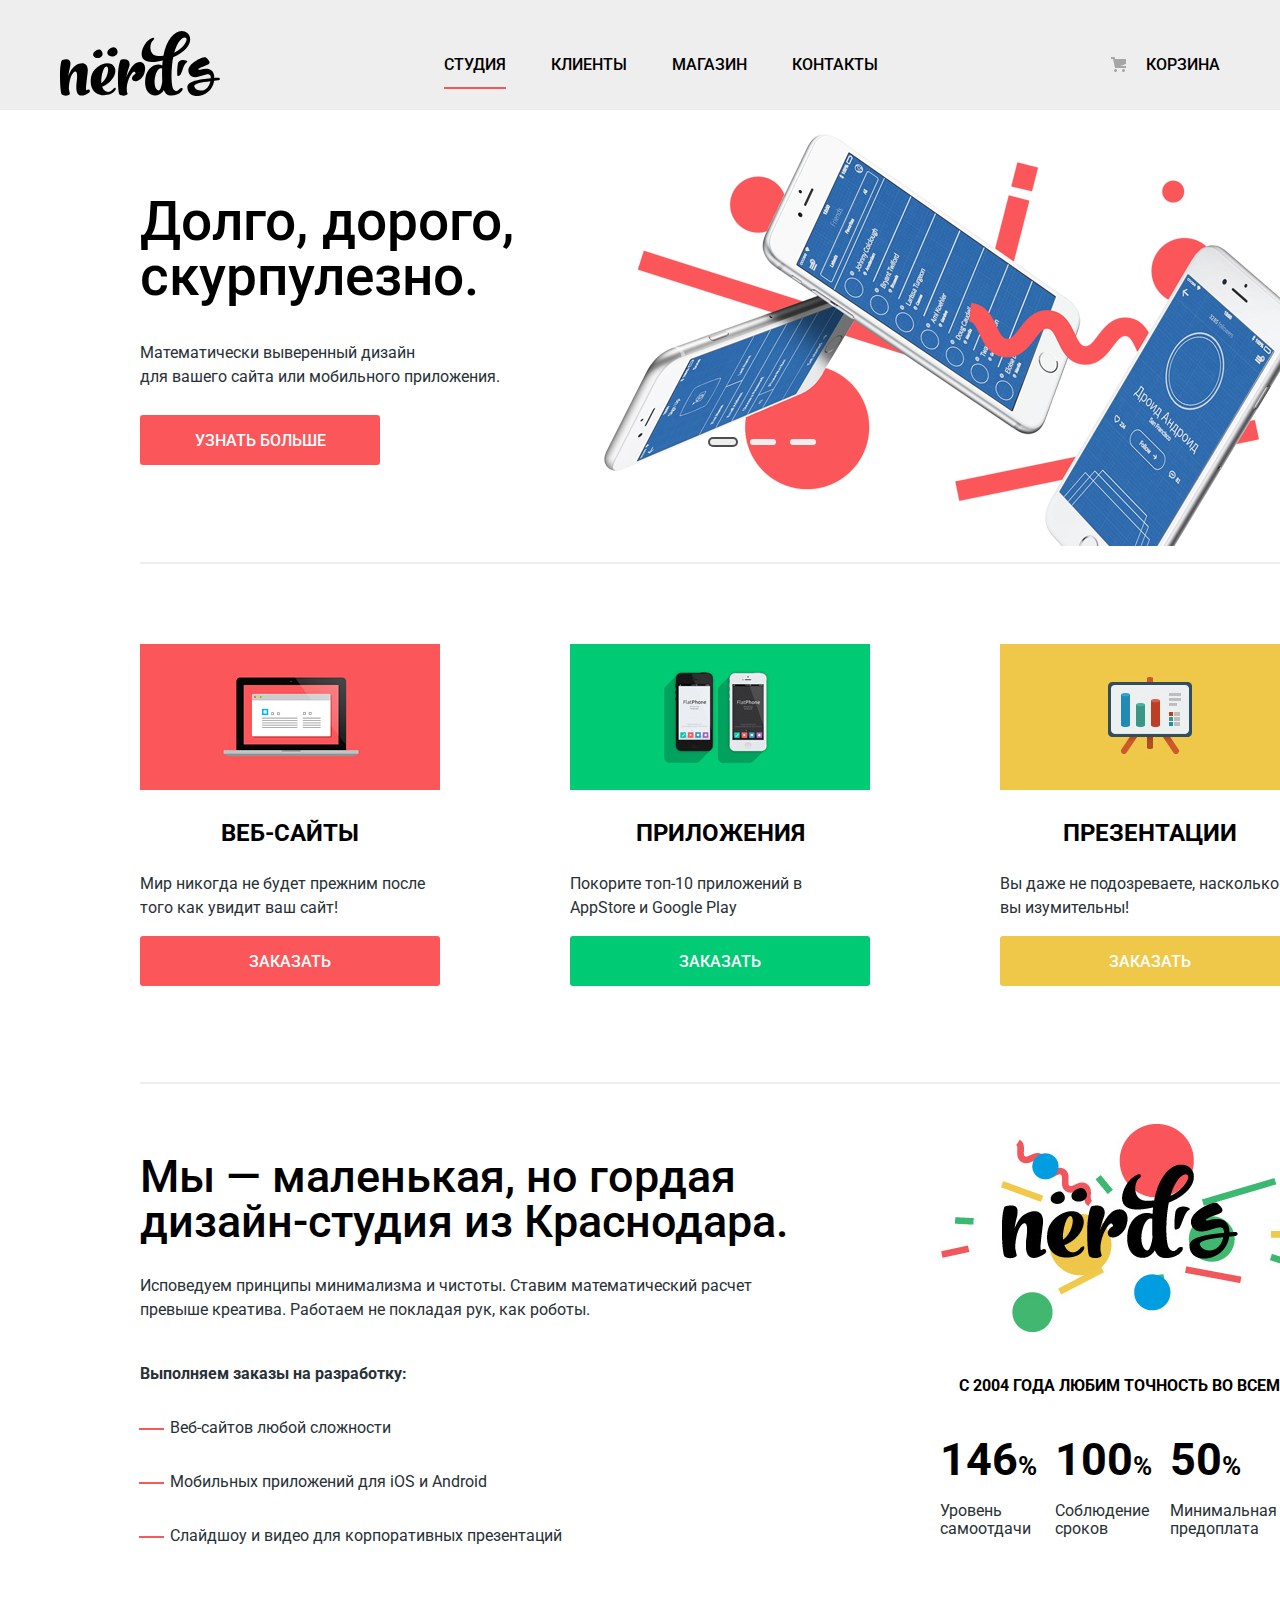
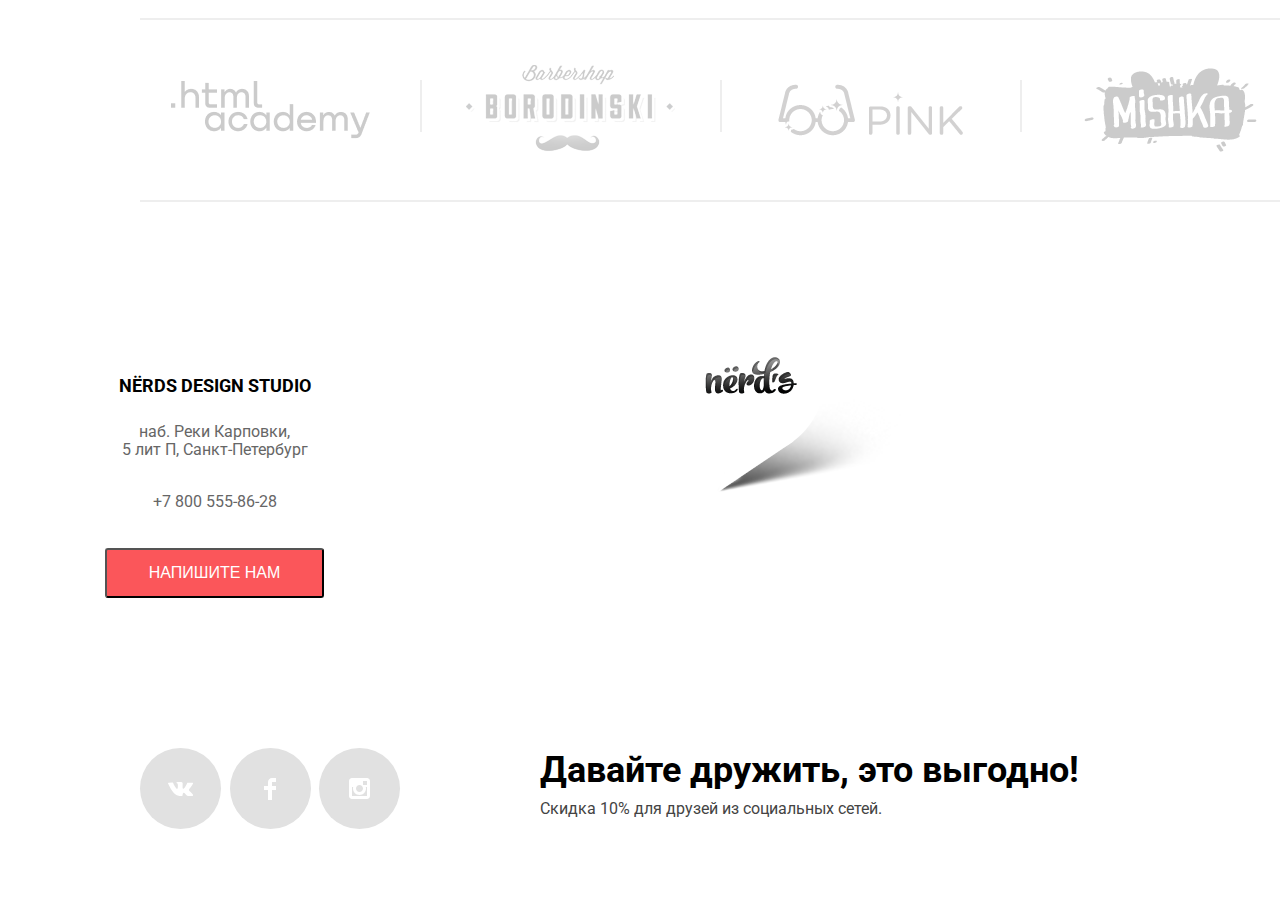
<file: index.html>
<!DOCTYPE html>
<html class="page" lang="en" dir="ltr">
    <head>
        <meta charset="UTF-8">
        <meta http-equiv="X-UA-Compatible" content="IE=edge">
        <meta name="viewport" content="width=device-width, initial-scale=1.0">
        <meta name="keywords" content="Nerds, дизайн-студия">
        <meta name="descrption" content="Главная страица дизайн-студии Nerds">
        <link rel="stylesheet" href="css/normalize.css">
        <link rel="stylesheet" href="css/style.min.css">
        <link rel="preconnect" href="https://fonts.googleapis.com">
        <link rel="preconnect" href="https://fonts.gstatic.com" crossorigin>
        <link href="https://fonts.googleapis.com/css2?family=Roboto:wght@400;500;700&display=swap" rel="stylesheet">
        <title>Дизайн-студия Nerds</title>
        <link rel="icon" href="favicon32.ico">
        <link rel="icon" href="img/icon/favicon-152.svg" type="image/svg+xml">
    </head>
    <body class="page__body">
        <header class="header__main">
            <div class="header__conteiner">
                <a class="logo__link">
                    <svg width="160" height="66" viewBox="0 0 160 66" fill="none" xmlns="http://www.w3.org/2000/svg">
                        <path fill-rule="evenodd" clip-rule="evenodd" d="M48.031 24.783C51.682 28.757 59.647 25.158 57.062 19.861C55.336 16.305 52.75 17.13 50.904 18.041C47.208 19.82 46.509 23.088 48.031 24.783ZM42.105 22.002C44.481 26.868 37.168 30.173 33.813 26.523C32.415 24.968 33.058 21.963 36.449 20.33C38.146 19.494 40.522 18.734 42.105 22.002ZM157.936 50.374C156.715 50.5332 155.442 50.6425 154.221 50.7474L154.179 50.751V50.807C151.764 68.171 127.991 71.038 127.4 57.406C127.131 51.239 138.993 49.456 150.798 48.318C151.007 42.9112 147.233 44.1234 142.648 45.5959C137.829 47.1437 132.115 48.979 129.19 43.717C124.171 34.692 143.822 25.779 145.918 27.615C152.271 33.1766 149.4 34.2063 144.727 35.8824L144.539 35.95C135.049 39.36 138.748 40.057 140.028 39.676C147.597 37.423 154.394 38.636 154.34 47.993C154.955 47.9419 155.557 47.9025 156.154 47.8634L156.154 47.8634C156.807 47.8207 157.452 47.7784 158.097 47.722C160.403 47.507 160.564 50.157 157.936 50.374ZM150.422 51.13C141.298 52.158 133.409 53.566 134.269 56.485C135.985 62.058 147.846 63.303 150.422 51.13ZM117.79 34.23C116.975 39.88 116.996 45.881 117.678 45.918C118.012 45.937 119.982 45.572 120.617 44.411C121.226 43.2934 121.794 41.7543 122.388 40.141L122.388 40.1409L122.388 40.1409L122.388 40.1408L122.388 40.1407L122.388 40.1406L122.388 40.1405C123.586 36.8907 124.895 33.3397 126.883 32.324C129.725 30.873 118.795 27.279 117.79 34.23ZM28.883 62.666C20.964 68.004 14.664 66.825 16.671 51.818C18.121 40.914 15.723 40.297 13.549 42.376C10.704 45.073 8.921 52.099 8.865 58.788C9.12323 60.3951 9.45828 61.9889 9.869 63.564C10.203 65.194 4.962 66.879 1.895 64.575C0.837 63.79 0 55.865 0 45.131C0 36.307 1.171 30.236 2.23 29.956C10.259 27.765 11.542 31.304 9.813 37.937C9.12537 40.5343 8.65871 43.1851 8.418 45.861C10.091 41.197 12.489 37.376 15.221 35.688C22.637 31.024 28.826 33.215 27.655 42.489C25.648 59.069 25.481 61.316 27.265 60.024C29.496 58.45 30.945 61.262 28.883 62.666ZM41.766 65.142C47.176 65.761 52.807 64.074 54.982 60.59C56.821 57.667 55.316 56.655 53.197 59.015C48.737 64.131 44.109 61.826 42.158 56.655L42.66 56.487C52.082 52.721 57.992 42.493 54.257 36.704C49.126 28.723 33.069 35.86 31.061 47.045C29.221 57.386 34.016 64.299 41.766 65.142ZM41.377 53.172C47.232 49.013 49.183 39.852 47.566 37.267C45.838 34.57 42.492 38.784 41.321 49.013C41.21 50.474 41.21 51.878 41.377 53.172ZM77.125 51.051C79.188 50.376 81.494 48.499 83.091 45.992C83.538 45.289 83.914 44.657 84.43 43.012C84.3675 43.2111 84.3915 43.1204 84.4509 42.8953C84.5588 42.4863 84.7839 41.6335 84.82 41.271C84.82 41.215 84.876 40.932 84.932 40.822C86.157 33.965 81.921 30.086 76.065 33.009C72.776 34.638 68.706 40.822 66.253 47.51C66.866 43.912 67.925 40.484 69.096 37.111C71.103 31.154 67.368 28.119 60.956 29.862C59.896 30.143 57.945 37.955 57.945 46.779C57.945 57.513 58.503 63.695 59.562 64.483C62.628 66.843 68.092 65.101 67.535 63.527C67.3189 62.9291 67.1554 62.3284 66.9926 61.7303L66.977 61.673C66.977 61.504 66.977 61.335 66.922 61.167C65.861 54.196 69.933 44.532 73.278 41.946C74.17 41.215 75.396 41.721 75.564 43.632C72.832 44.981 71.94 47.342 71.94 48.353C71.94 51.107 74.727 51.781 77.125 51.051Z" fill="black"/>
                        <path fill-rule="evenodd" clip-rule="evenodd" d="M113.207 27.161C112.726 29.6539 112.354 32.1666 112.092 34.692C111.033 44.752 111.48 53.688 112.705 57.678C113.431 59.815 116.162 62.624 118.783 59.701C121.626 56.498 124.75 58.352 120.957 62.117C118.617 64.422 114.268 65.995 109.918 65.545C106.795 65.152 104.9 63.13 103.784 60.04C103.34 60.938 102.837 61.725 102.224 62.342C100.105 64.535 97.539 65.772 94.25 65.434C87.613 64.704 83.712 57.511 85.551 47.281C87.503 36.49 96.87 32.556 102.279 35.424C102.391 34.075 102.502 32.725 102.614 31.32C102.642 31.1795 102.655 31.039 102.669 30.8985C102.683 30.758 102.697 30.6175 102.724 30.477C101.079 30.8387 99.424 31.1575 97.762 31.433C73.787 35.423 82.04 15.864 87.894 10.75C94.53 5.017 95.254 8.895 93.191 10.188C89.511 12.548 87.894 26.093 98.432 26.093C100.161 26.093 101.778 25.981 103.394 25.812C106.685 7.49 116.665 -1.391 124.75 1.532C133.726 4.792 132.779 19.067 113.207 27.161ZM102.279 51.554C102.055 48.012 102.055 44.022 102.112 39.918C102.112 39.6576 102.127 39.3974 102.141 39.1449C102.155 38.9068 102.168 38.6754 102.168 38.457C98.822 36.939 95.533 42.11 94.695 49.249C93.749 57.622 97.483 62.062 99.603 60.04C101.22 58.409 102.056 53.237 102.279 51.554ZM126.365 8.389C124.581 5.747 118.058 8.951 114.267 22.721C123.802 18.167 127.593 10.299 126.365 8.389Z" fill="black"/>
                    </svg>
                </a>
                <ul class="header__list">
                    <li class="header__item">
                        <a class="header__link" style="border-bottom: 2px solid var(--button-red);">студия</a>
                    </li>
                    <li class="header__item">
                        <a href="catalog.html" class="header__link">клиенты</a>
                    </li>
                    <li class="header__item">
                        <a href="catalog.html" class="header__link">магазин</a>
                    </li>
                    <li class="header__item">
                        <a href="#" class="header__link">контакты</a>
                    </li>
                </ul>
                <a href="#" class="header__link__basket">корзина</a>
            </div>
        </header>
        <main class="main">
            <h1 class="main__heading_first visually-hidden">Дизайн-студия Nerds</h1>
            <div class="main__conteiner">
                <section class="main__benefit">
                    <h2 class="main__heading_second visually-hidden">Преимущества</h2>
                    <ul class="benefit__list">
                        <li class="benefit__item benefit__slide_first slide-current">
                            <p class="benefit__info__heading">Долго, дорого, скурпулезно.</p>
                            <p class="benefit__info__text">Математически выверенный дизайн<br>для вашего сайта или мобильного приложения.</p>
                            <a href="#" class="benefit__button">узнать больше</a>
                        </li>
                        <li class="benefit__item benefit__slide_second slide">
                            <p class="benefit__info__heading">Любим математику как никто другой</p>
                            <p class="benefit__info__text">Никакого креатива, только математические формулы<br>для расчета идеальных пропорций</p>
                            <a href="#" class="benefit__button">узнать больше</a>
                        </li>
                        <li class="benefit__item benefit__slide_third slide">
                            <p class="benefit__info__heading">Только ночь,<br>только хардкор</p>
                            <p class="benefit__info__text">Работать днем, как все? Мы против этого.<br>Ближе к полуночи работа только начинается.</p>
                            <a href="#" class="benefit__button">узнать больше</a>
                        </li>
                    </ul>
                    <div class="block__button">
                        <button class="button__current" type="button" aria-label="Первый слайд"></button>
                        <button class="button__slide" type="button" aria-label="Второй слайд"></button>
                        <button class="button__slide" type="button" aria-label="Третий слайд"></button>
                    </div>
                </section>
                <section class="main__services">
                    <h2 class="main__heading_second visually-hidden">Услуги</h2>
                    <ul class="services__list">
                        <li class="services__item">
                            <img class="services__image" src="img/illustration-1-300x146.png" alt="картинка с ноутбуком" width="300" height="146">
                            <p class="services__heading">Веб-сайты</p>
                            <p class="services__text">Мир никогда не будет прежним после того как увидит ваш сайт!</p>
                            <a href="#" class="services__button button_red">заказать</a>
                        </li>
                        <li class="services__item">
                            <img class="services__image" src="img/illustration-2-300x146.png" alt="картинка со смартфонами" width="300" height="146">
                            <p class="services__heading">Приложения</p>
                            <p class="services__text">Покорите топ-10 приложений в AppStore и Google Play</p>
                            <a href="#" class="services__button button_green">заказать</a>
                        </li>
                        <li class="services__item">
                            <img class="services__image" src="img/illustration-3-300x146.png" alt="картинка с мольбертом" width="300" height="146">
                            <p class="services__heading">Презентации</p>
                            <p class="services__text">Вы даже не подозреваете, насколько вы изумительны!</p>
                            <a href="#" class="services__button button_yellow">заказать</a>
                        </li>
                    </ul>
                </section>
                <section class="main__information">
                    <h2 class="main__heading_second visually-hidden">Информация</h2>
                    <div class="information__block_first">
                        <p class="information__heading">Мы — маленькая, но гордая дизайн-студия из Краснодара.</p>
                        <p class="information__text">Исповедуем принципы минимализма и чистоты. Ставим математический расчет превыше креатива. Работаем не покладая рук, как роботы.</p>
                        <p class="information__title">Выполняем заказы на разработку:</p>
                        <ul class="information__list">
                            <li class="information__item">Веб-сайтов любой сложности</li>
                            <li class="information__item">Мобильных приложений для iOS и Android</li>
                            <li class="information__item">Слайдшоу и видео для корпоративных презентаций</li>
                        </ul>
                    </div>
                    <div class="information__block_second">
                        <img class="information__image" src="img/nerds-illustration-360x208.png" alt="Логотип дизайн-студии Nerds" width="360" height="208">
                        <p class="information__block__title">с 2004 года Любим точность во всем:</p>
                        <ul class="informaton__block__list">
                            <li class="information__block__item">146<span>%</span></li>
                            <li class="information__block__item">100<span>%</span></li>
                            <li class="information__block__item">50<span>%</span></li>
                            <li class="information__block__text">Уровень самоотдачи</li>
                            <li class="information__block__text">Соблюдение сроков</li>
                            <li class="information__block__text">Минимальная предоплата</li>
                        </ul>
                    </div>
                </section>
                <section class="main__clients">
                    <h2 class="main__heading_second visually-hidden">Наши клиенты</h2>
                    <a class="clients__link clients__htmlacademy" href="#">
                        <img src="img/logo_htmlacademy.png" alt="логотип HTML Academy" class="logo__htmlacademy" width="199" height="58">
                    </a>
                    <a class="clients__link clients__borodinski" href="#">
                        <img src="img/logo-borodinski.png" alt="логотип borodinski" class="logo__htmlacademy" width="209" height="90">
                    </a>
                    <a class="clients__link clients__pink" href="#">
                        <img src="img/logo-pink.png" alt="логотип pink" class="logo__htmlacademy" width="185" height="52">
                    </a>
                    <a class="clients__link clients__mishka" href="#">
                        <img src="img/logo-mishka.png" alt="логотип mishka" class="logo__htmlacademy" width="173" height="84">
                    </a>
                    <svg class="clients__vertcal__line1" width="2" height="52" viewBox="0 0 2 52" fill="none" xmlns="http://www.w3.org/2000/svg">
                        <rect width="2" height="52" fill="#EEEEEE"/>
                    </svg>
                    <svg class="clients__vertcal__line2" width="2" height="52" viewBox="0 0 2 52" fill="none" xmlns="http://www.w3.org/2000/svg">
                        <rect width="2" height="52" fill="#EEEEEE"/>
                    </svg>
                    <svg class="clients__vertcal__line3" width="2" height="52" viewBox="0 0 2 52" fill="none" xmlns="http://www.w3.org/2000/svg">
                        <rect width="2" height="52" fill="#EEEEEE"/>
                    </svg>
                </section>
            </div>
            <section class="main__contacts">
                <h2 class="main__heading_second visually-hidden">Контактные данные</h2>
                <div class="contacts__block">
                    <iframe class="contacts__iframe" src="https://www.google.com/maps/embed?pb=!1m18!1m12!1m3!1d1996.8345858454916!2d30.319554665775424!3d59.96806730744555!2m3!1f0!2f0!3f0!3m2!1i1024!2i768!4f13.1!3m3!1m2!1s0x4696310fca5afc31%3A0x5f2ac55f567b2400!2sHTML%20Academy!5e0!3m2!1sru!2sru!4v1644836988392!5m2!1sru!2sru" width="1440" height="420" allowfullscreen title="Офис компании по адресу: город Санкт-Петербург, улица Набережная реки Карповки, строение 5 литер П"></iframe>
                    <div class="block__contacts">
                        <p class="contacts__title">nёrds design studio</p>
                        <p class="contacts__address">наб. Реки Карповки,<br>5 лит П, Санкт-Петербург</p>
                        <a class="contacts-phone" href="tel.:+78005558628">+7 800 555-86-28</a>
                        <button class="contacts__button" type="button">напишите нам</button>
                    </div>
                    <img class="contacts__map__marker" src="img/map-marker.png" alt="маркер дизайн-студии на карте">
                </div>
            </section>
        </main>
        <footer class="footer__main">
            <div class="footer__conteiner">
                <ul class="footer__list">
                    <li class="footer__item">
                        <a class="footer__item__link link__VK" href="#">
                            <img class="link__image__VK" src="img/vk-icon.svg" width="26" height="15"  alt="Логотип социальной сети Вконтакте">
                        </a>
                    </li>
                    <li class="footer__item">
                        <a class="footer__item__link link__FB" href="#">
                            <img class="link__image__FB" src="img/fb-icon.svg" width="12" height="22" alt="Логотип социальной сети Фэйсбук">
                        </a>
                    </li>
                    <li class="footer__item">
                        <a class="footer__item__link link__Inst" href="#">
                            <img class="link__image__Inst" src="img/insta-icon.svg" width="21" height="21"  alt="Логотип социальной сети Инстаграм">
                        </a>
                    </li>
                </ul>
                <div class="footer__block__text">
                    <p class="footer__heading">Давайте дружить, это выгодно!</p>
                    <p class="footer__text">Скидка 10% для друзей из социальных сетей.</p>
                </div>
            </div>
        </footer>
        <div class="pop-up__form">
            <p class="pop-up__modal__text">Напишите нам</p>
            <button class="modal__button__esc">
                <img class="button__esc__image" src="/img/Esc.svg" alt="кнопка закрыть всплывающее окно">
            </button>
            <form class="pop-up__modal" action="https://echo.htmlacademy.ru" method="post">
                <label class="modal__label modal__grid__name" for="first-name">Ваше имя:
                    <input class="modal__input__name" type="text" name="name" placeholder="Имя Фамилия" id="first-name">
                </label>
                <label class="modal__label modal__grid__email" for="email">Ваш email:
                    <input class="modal__input__name modal__input__email" type="email" name="email" placeholder="email@gdail.cop" id="email">
                </label>
                <label class="modal__label modal__grid__text" for="text_letter">Текст письма:
                    <input class="modal__input__text" type="text" name="text" placeholder="В свободной форме" id="text_letter">
                </label>
                <input class="modal-button" type="submit">
            </form>
        </div>
        <script src="js/script.min.js"></script>
    </body>
</html>
</file>
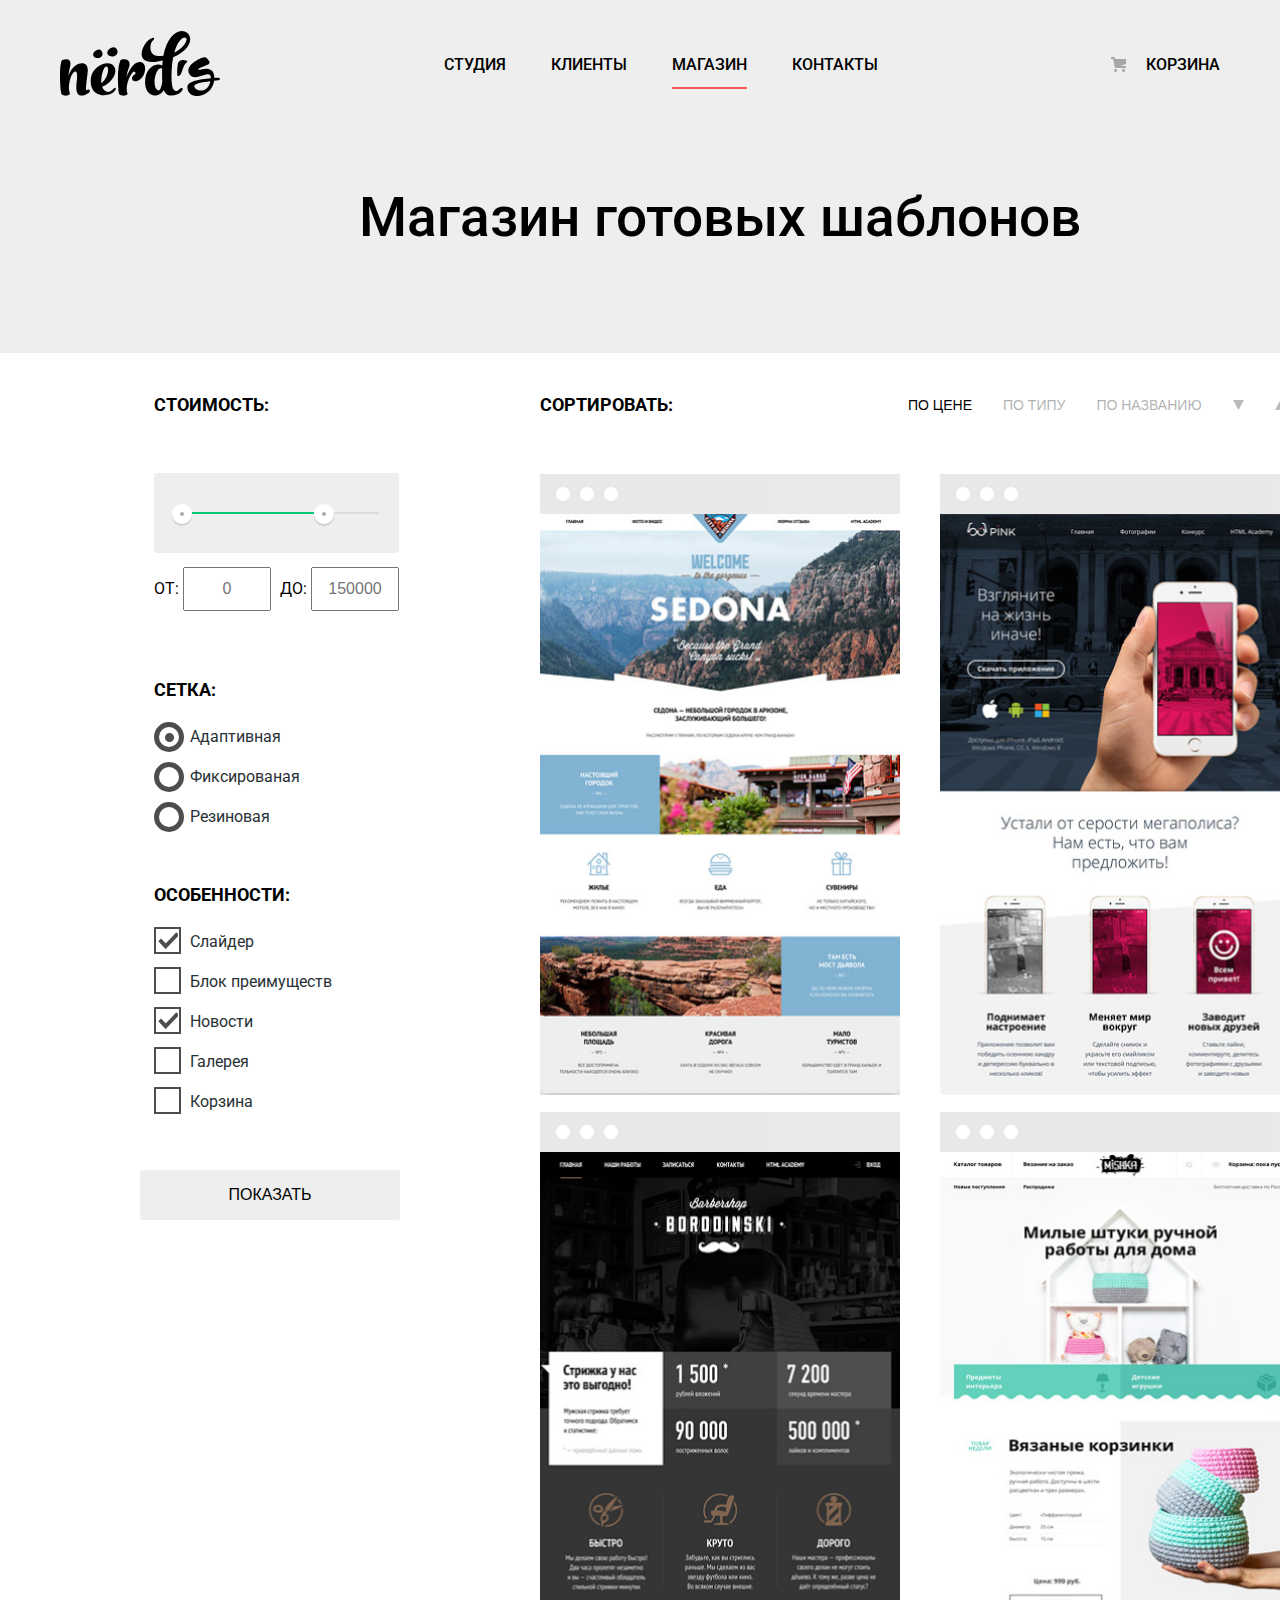
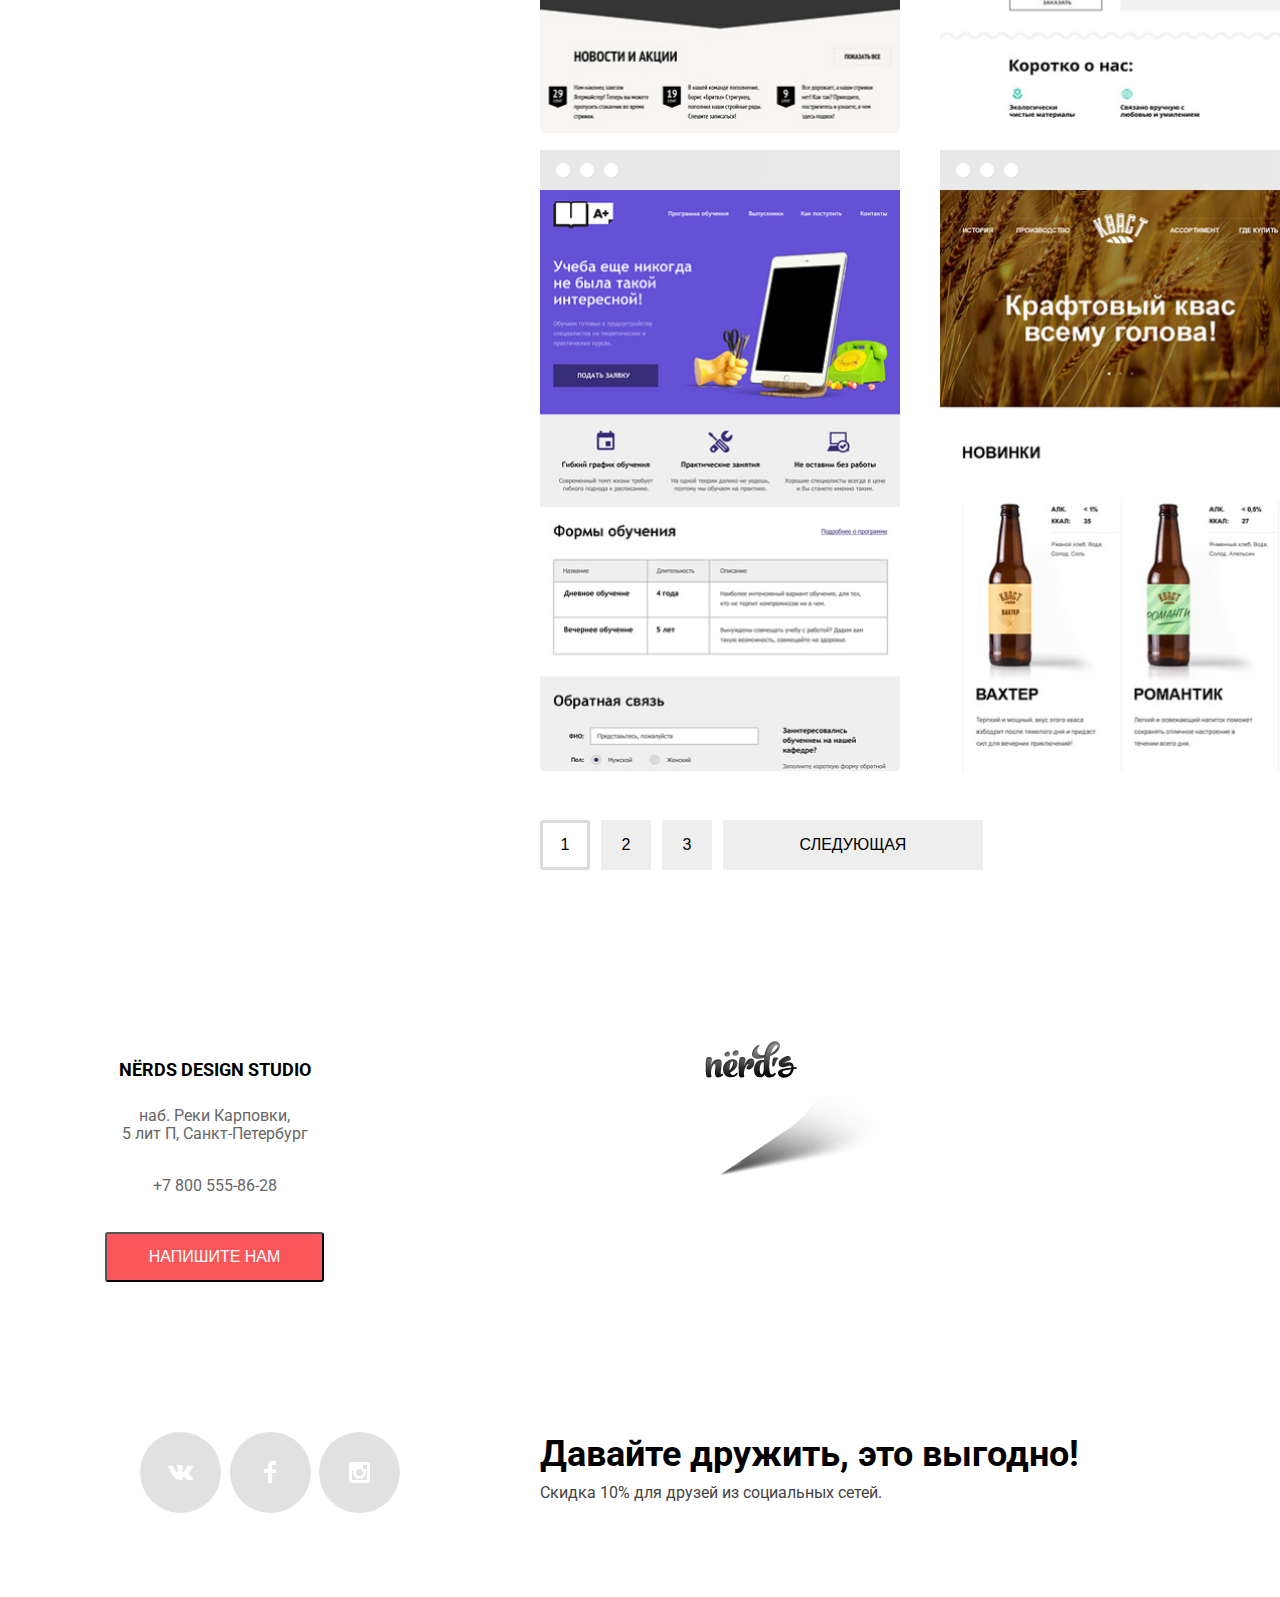
<file: catalog.html>
<!DOCTYPE html>
<html class="page" lang="en" dir="ltr">
    <head>
        <meta charset="UTF-8">
        <meta http-equiv="X-UA-Compatible" content="IE=edge">
        <meta name="viewport" content="width=device-width, initial-scale=1.0">
        <meta name="keywords" content="Nerds, дизайн-студия">
        <meta name="descrption" content="Главная страица дизайн-студии Nerds">
        <link rel="stylesheet" href="css/normalize.css">
        <link rel="stylesheet" href="css/style.css">
        <link rel="preconnect" href="https://fonts.googleapis.com">
        <link rel="preconnect" href="https://fonts.gstatic.com" crossorigin>
        <link href="https://fonts.googleapis.com/css2?family=Roboto:wght@400;500;700&display=swap" rel="stylesheet">
        <title>Дизайн-студия Nerds</title>
        <link rel="icon" href="favicon32.ico">
        <link rel="icon" href="img/icon/favicon-152.svg" type="image/svg+xml">
    </head>
    <body class="page__body">
        <header class="header__main">
            <div class="header__conteiner">
                <a class="logo__link" href="index.html">
                    <svg width="160" height="66" viewBox="0 0 160 66" fill="none" xmlns="http://www.w3.org/2000/svg">
                        <path fill-rule="evenodd" clip-rule="evenodd" d="M48.031 24.783C51.682 28.757 59.647 25.158 57.062 19.861C55.336 16.305 52.75 17.13 50.904 18.041C47.208 19.82 46.509 23.088 48.031 24.783ZM42.105 22.002C44.481 26.868 37.168 30.173 33.813 26.523C32.415 24.968 33.058 21.963 36.449 20.33C38.146 19.494 40.522 18.734 42.105 22.002ZM157.936 50.374C156.715 50.5332 155.442 50.6425 154.221 50.7474L154.179 50.751V50.807C151.764 68.171 127.991 71.038 127.4 57.406C127.131 51.239 138.993 49.456 150.798 48.318C151.007 42.9112 147.233 44.1234 142.648 45.5959C137.829 47.1437 132.115 48.979 129.19 43.717C124.171 34.692 143.822 25.779 145.918 27.615C152.271 33.1766 149.4 34.2063 144.727 35.8824L144.539 35.95C135.049 39.36 138.748 40.057 140.028 39.676C147.597 37.423 154.394 38.636 154.34 47.993C154.955 47.9419 155.557 47.9025 156.154 47.8634L156.154 47.8634C156.807 47.8207 157.452 47.7784 158.097 47.722C160.403 47.507 160.564 50.157 157.936 50.374ZM150.422 51.13C141.298 52.158 133.409 53.566 134.269 56.485C135.985 62.058 147.846 63.303 150.422 51.13ZM117.79 34.23C116.975 39.88 116.996 45.881 117.678 45.918C118.012 45.937 119.982 45.572 120.617 44.411C121.226 43.2934 121.794 41.7543 122.388 40.141L122.388 40.1409L122.388 40.1409L122.388 40.1408L122.388 40.1407L122.388 40.1406L122.388 40.1405C123.586 36.8907 124.895 33.3397 126.883 32.324C129.725 30.873 118.795 27.279 117.79 34.23ZM28.883 62.666C20.964 68.004 14.664 66.825 16.671 51.818C18.121 40.914 15.723 40.297 13.549 42.376C10.704 45.073 8.921 52.099 8.865 58.788C9.12323 60.3951 9.45828 61.9889 9.869 63.564C10.203 65.194 4.962 66.879 1.895 64.575C0.837 63.79 0 55.865 0 45.131C0 36.307 1.171 30.236 2.23 29.956C10.259 27.765 11.542 31.304 9.813 37.937C9.12537 40.5343 8.65871 43.1851 8.418 45.861C10.091 41.197 12.489 37.376 15.221 35.688C22.637 31.024 28.826 33.215 27.655 42.489C25.648 59.069 25.481 61.316 27.265 60.024C29.496 58.45 30.945 61.262 28.883 62.666ZM41.766 65.142C47.176 65.761 52.807 64.074 54.982 60.59C56.821 57.667 55.316 56.655 53.197 59.015C48.737 64.131 44.109 61.826 42.158 56.655L42.66 56.487C52.082 52.721 57.992 42.493 54.257 36.704C49.126 28.723 33.069 35.86 31.061 47.045C29.221 57.386 34.016 64.299 41.766 65.142ZM41.377 53.172C47.232 49.013 49.183 39.852 47.566 37.267C45.838 34.57 42.492 38.784 41.321 49.013C41.21 50.474 41.21 51.878 41.377 53.172ZM77.125 51.051C79.188 50.376 81.494 48.499 83.091 45.992C83.538 45.289 83.914 44.657 84.43 43.012C84.3675 43.2111 84.3915 43.1204 84.4509 42.8953C84.5588 42.4863 84.7839 41.6335 84.82 41.271C84.82 41.215 84.876 40.932 84.932 40.822C86.157 33.965 81.921 30.086 76.065 33.009C72.776 34.638 68.706 40.822 66.253 47.51C66.866 43.912 67.925 40.484 69.096 37.111C71.103 31.154 67.368 28.119 60.956 29.862C59.896 30.143 57.945 37.955 57.945 46.779C57.945 57.513 58.503 63.695 59.562 64.483C62.628 66.843 68.092 65.101 67.535 63.527C67.3189 62.9291 67.1554 62.3284 66.9926 61.7303L66.977 61.673C66.977 61.504 66.977 61.335 66.922 61.167C65.861 54.196 69.933 44.532 73.278 41.946C74.17 41.215 75.396 41.721 75.564 43.632C72.832 44.981 71.94 47.342 71.94 48.353C71.94 51.107 74.727 51.781 77.125 51.051Z" fill="black"/>
                        <path fill-rule="evenodd" clip-rule="evenodd" d="M113.207 27.161C112.726 29.6539 112.354 32.1666 112.092 34.692C111.033 44.752 111.48 53.688 112.705 57.678C113.431 59.815 116.162 62.624 118.783 59.701C121.626 56.498 124.75 58.352 120.957 62.117C118.617 64.422 114.268 65.995 109.918 65.545C106.795 65.152 104.9 63.13 103.784 60.04C103.34 60.938 102.837 61.725 102.224 62.342C100.105 64.535 97.539 65.772 94.25 65.434C87.613 64.704 83.712 57.511 85.551 47.281C87.503 36.49 96.87 32.556 102.279 35.424C102.391 34.075 102.502 32.725 102.614 31.32C102.642 31.1795 102.655 31.039 102.669 30.8985C102.683 30.758 102.697 30.6175 102.724 30.477C101.079 30.8387 99.424 31.1575 97.762 31.433C73.787 35.423 82.04 15.864 87.894 10.75C94.53 5.017 95.254 8.895 93.191 10.188C89.511 12.548 87.894 26.093 98.432 26.093C100.161 26.093 101.778 25.981 103.394 25.812C106.685 7.49 116.665 -1.391 124.75 1.532C133.726 4.792 132.779 19.067 113.207 27.161ZM102.279 51.554C102.055 48.012 102.055 44.022 102.112 39.918C102.112 39.6576 102.127 39.3974 102.141 39.1449C102.155 38.9068 102.168 38.6754 102.168 38.457C98.822 36.939 95.533 42.11 94.695 49.249C93.749 57.622 97.483 62.062 99.603 60.04C101.22 58.409 102.056 53.237 102.279 51.554ZM126.365 8.389C124.581 5.747 118.058 8.951 114.267 22.721C123.802 18.167 127.593 10.299 126.365 8.389Z" fill="black"/>
                    </svg>
                </a>
                <ul class="header__list">
                    <li class="header__item">
                        <a class="header__link" href="index.html">студия</a>
                    </li>
                    <li class="header__item">
                        <a href="#" class="header__link">клиенты</a>
                    </li>
                    <li class="header__item">
                        <a href="#" class="header__link" style="border-bottom: 2px solid var(--button-red);">магазин</a>
                    </li>
                    <li class="header__item">
                        <a href="#" class="header__link">контакты</a>
                    </li>
                </ul>
                <a href="#" class="header__link__basket">корзина</a>
            </div>
        </header>
        <main class="catalog">
            <h1 class="catalog__heading_first">Магазин готовых шаблонов</h1>
            <div class="catalog__conteiner">
                <h2 class="catalog__heading_second visually-hidden">Каталог товаров</h2>
                <section class="catalog__filter">
                    <h3 class="catalog__heading_third visually-hidden">Фильтр товаров</h3>
                    <form class="filter__form" action="https://echo.htmlacademy.ru" method="get">
                        <fieldset class="form__price">
                            <legend class="form__legend">стоимость:</legend>
                            <div class="range__controls">
                                <div class="square">
                                    <div class="bar"></div>
                                </div>
                                <div class="toggle toggle_min" tabindex="0"></div>
                                <div class="toggle toggle_max" tabindex="0"></div>
                            </div>
                            <label class="price__label">от:
                                <input class="price__input_min" type="text" name="min" placeholder="0">
                            </label>
                            <label class="price__label">до:
                                <input class="price__input_max" type="text" name="max" placeholder="150000">
                            </label>
                        </fieldset>
                        <fieldset class="form__net">
                            <legend class="form__legend">сетка:</legend>
                            <input class="net__input visually-hidden" id="adaptiv" type="radio" name="setka" value="adaptiv" checked>
                            <label class="net__label form__label" for="adaptiv">Адаптивная</label>
                            <input class="net__input visually-hidden" id="fix" type="radio" name="setka" value="fixed">
                            <label class="net__label form__label" for="fix">Фиксированая</label>
                            <input class="net__input visually-hidden" id="rez" type="radio" name="setka" value="rubber">
                            <label class="net__label form__label" for="rez">Резиновая</label>
                        </fieldset>
                        <fieldset class="form__special">
                            <legend class="form__legend">особенности:</legend>
                            <input class="special__input visually-hidden" id="slide" type="checkbox" name="special" value="slider" checked>
                            <label class="special__label form__label" for="slide">Слайдер</label>
                            <input class="special__input visually-hidden" id="block" type="checkbox" name="special" value="block_of_advantages">
                            <label class="special__label form__label" for="block">Блок преимуществ</label>
                            <input class="special__input visually-hidden" id="news" type="checkbox" name="special" value="news" checked>
                            <label class="special__label form__label" for="news">Новости</label>
                            <input class="special__input visually-hidden" id="galary" type="checkbox" name="special" value="galary">
                            <label class="special__label form__label" for="galary">Галерея</label>
                            <input class="special__input visually-hidden" id="pic" type="checkbox" name="special" value="basket">
                            <label class="special__label form__label" for="pic">Корзина</label>
                        </fieldset>
                        <input  class="filter__button" type="submit" value="показать">
                    </form>
                </section>
                <section class="catalog__example">
                    <h3 class="catalog__heading_third visually-hidden">Примеры товаров</h3>
                    <ul class="example__list__breadcrumbs">
                        <li class="item__label">
                            <label class="example__label">сортировать:</label>
                        </li>
                        <li class="breadcrumbs__item">
                            <button class="breadcrumbs__button button_active">по цене</button>
                        </li>
                        <li class="breadcrumbs__item">
                            <button class="breadcrumbs__button">по типу</button>
                        </li>
                        <li class="breadcrumbs__item">
                            <button class="breadcrumbs__button">по названию</button>
                        </li>
                        <li class="breadcrumbs__item">
                            <button class="breadcrumbs__button">
                                <svg width="11" height="10" viewBox="0 0 11 10" fill="none" xmlns="http://www.w3.org/2000/svg">
                                    <path d="M5.5 10L0 0H11" fill="#231F20"/>
                                </svg>
                            </button>
                        </li>
                        <li class="breadcrumbs__item">
                            <button class="breadcrumbs__button">
                                <svg width="11" height="10" viewBox="0 0 11 10" fill="none" xmlns="http://www.w3.org/2000/svg">
                                    <path d="M5.5 0L0 10H11L5.5 0Z" fill="#231F20"/>
                                </svg>
                            </button>
                        </li>
                    </ul>
                    <ul class="example__list">
                        <li class="example__item">
                            <div class="example__item__decor">
                                <div class="decor__circle"></div>
                                <div class="decor__circle"></div>
                                <div class="decor__circle"></div>
                            </div>
                            <img class="example__item__pic" src="img/sedona-pic-358x578.jpg" alt="шаблон сайта Sedona" width="360" height="578">
                            <div class="example__item__info">
                                <p class="item__info__heading">sedona</p>
                                <p class="item__info__text">Информационный сайт для туристов</p>
                                <button class="item__info__button" type="button" name="price">9 900 &#8381;</button>
                            </div>
                        </li>
                        <li class="example__item">
                            <div class="example__item__decor">
                                <img class="decor__circle" src="img/Path.png" width="14" height="14" alt="">
                                <img class="decor__circle" src="img/Path.png" width="14" height="14" alt="">
                                <img class="decor__circle" src="img/Path.png" width="14" height="14" alt="">
                            </div>
                            <img class="example__item__pic" src="img/Pink-pic-358x578.jpg" alt="Шаблон сайта Pink App" width="360" height="578">
                            <div class="example__item__info">
                                <p class="item__info__heading">pink app</p>
                                <p class="item__info__text">Продуктовый лендинг приложения для IOS и Android</p>
                                <button class="item__info__button" type="button" name="price">9 900 &#8381;</button>
                            </div>
                        </li>
                        <li class="example__item">
                            <div class="example__item__decor">
                                <img class="decor__circle" src="img/Path.png" width="14" height="14" alt="">
                                <img class="decor__circle" src="img/Path.png" width="14" height="14" alt="">
                                <img class="decor__circle" src="img/Path.png" width="14" height="14" alt="">
                            </div>
                            <img class="example__item__pic" src="img/Borodinski-pic-358x578.jpg" alt="Шаблон сайта Borodinski" width="360" height="578">
                            <div class="example__item__info">
                                <p class="item__info__heading">barbershop</p>
                                <p class="item__info__text">Сайт салона красоты. Для мужчин, да.</p>
                                <button class="item__info__button" type="button" name="price">9 900 &#8381;</button>
                            </div>
                        </li>
                        <li class="example__item">
                            <div class="example__item__decor">
                                <img class="decor__circle" src="img/Path.png" width="14" height="14" alt="">
                                <img class="decor__circle" src="img/Path.png" width="14" height="14" alt="">
                                <img class="decor__circle" src="img/Path.png" width="14" height="14" alt="">
                            </div>
                            <img class="example__item__pic" src="img/Mishka-pic-358x578.jpg" alt="Шаблон сайта Mishka" width="360" height="578">
                            <div class="example__item__info">
                                <p class="item__info__heading">mishka</p>
                                <p class="item__info__text">Интернет-магазин вязанных игрушек</p>
                                <button class="item__info__button" type="button" name="price">9 900 &#8381;</button>
                            </div>
                        </li>
                        <li class="example__item">
                            <div class="example__item__decor">
                                <img class="decor__circle" src="img/Path.png" width="14" height="14" alt="">
                                <img class="decor__circle" src="img/Path.png" width="14" height="14" alt="">
                                <img class="decor__circle" src="img/Path.png" width="14" height="14" alt="">
                            </div>
                            <img class="example__item__pic" src="img/Plus-pic-358x578.jpg" alt="Шаблон сайта A Plus" width="360" height="578">
                            <div class="example__item__info">
                                <p class="item__info__heading">a plus</p>
                                <p class="item__info__text">Лендинг курсов повышения квалификации</p>
                                <button class="item__info__button" type="button" name="price">9 900 &#8381;</button>
                            </div>
                        </li>
                        <li class="example__item">
                            <div class="example__item__decor">
                                <img class="decor__circle" src="img/Path.png" width="14" height="14" alt="">
                                <img class="decor__circle" src="img/Path.png" width="14" height="14" alt="">
                                <img class="decor__circle" src="img/Path.png" width="14" height="14" alt="">
                            </div>
                            <img class="example__item__pic" src="img/Kvast-pic-358x578.jpg" alt="Шаблон сайта Кваст" width="360" height="578">
                            <div class="example__item__info">
                                <p class="item__info__heading">кваст</p>
                                <p class="item__info__text">Промо-сайт производителя крафтового кваса</p>
                                <button class="item__info__button" type="button" name="price">9 900 &#8381;</button>
                            </div>
                        </li>
                    </ul>
                </section>
                <ul class="catalog__page-number__list">
                    <li class="page-number__item">
                        <button class="page-number__button button_checked" type="button" name="first">1</button>
                    </li>
                    <li class="page-number__item">
                        <button class="page-number__button" type="button" name="second">2</button>
                    </li>
                    <li class="page-number__item">
                        <button class="page-number__button" type="button" name="third">3</button>
                    </li>
                    <li class="page-number__item">
                        <button class="page-number__button__next" type="button" name="next">следующая</button>
                    </li>
                </ul>
            </div>
            <section class="main__contacts">
                <h2 class="main__heading_second visually-hidden">Контактные данные</h2>
                <div class="contacts__block">
                    <iframe class="contacts__iframe" src="https://www.google.com/maps/embed?pb=!1m18!1m12!1m3!1d1996.8345858454916!2d30.319554665775424!3d59.96806730744555!2m3!1f0!2f0!3f0!3m2!1i1024!2i768!4f13.1!3m3!1m2!1s0x4696310fca5afc31%3A0x5f2ac55f567b2400!2sHTML%20Academy!5e0!3m2!1sru!2sru!4v1644836988392!5m2!1sru!2sru" width="1440" height="420" allowfullscreen title="Офис компании по адресу: город Санкт-Петербург, улица Набережная реки Карповки, строение 5 литер П"></iframe>
                    <div class="block__contacts">
                        <p class="contacts__title">nёrds design studio</p>
                        <p class="contacts__address">наб. Реки Карповки,<br>5 лит П, Санкт-Петербург</p>
                        <a class="contacts-phone" href="tel.:+78005558628">+7 800 555-86-28</a>
                        <button class="contacts__button" type="button">напишите нам</button>
                    </div>
                    <img class="contacts__map__marker" src="img/map-marker.png" alt="маркер дизайн-студии на карте">
                </div>
                </section>
        </main>
        <footer class="footer__main">
            <div class="footer__conteiner">
                <ul class="footer__list">
                    <li class="footer__item">
                        <a class="footer__item__link link__VK" href="#">
                            <img class="link__image__VK" src="img/vk-icon.svg" width="26" height="15"  alt="Логотип социальной сети Вконтакте">
                        </a>
                    </li>
                    <li class="footer__item">
                        <a class="footer__item__link link__FB" href="#">
                            <img class="link__image__FB" src="img/fb-icon.svg" width="12" height="22" alt="Логотип социальной сети Фэйсбук">
                        </a>
                    </li>
                    <li class="footer__item">
                        <a class="footer__item__link link__Inst" href="#">
                            <img class="link__image__Inst" src="img/insta-icon.svg" width="21" height="21"  alt="Логотип социальной сети Инстаграм">
                        </a>
                    </li>
                </ul>
                <div class="footer__block__text">
                    <p class="footer__heading">Давайте дружить, это выгодно!</p>
                    <p class="footer__text">Скидка 10% для друзей из социальных сетей.</p>
                </div>
            </div>
        </footer>
    </body>
</html>
</file>
<file: css/style.css>
/*===========Variable=========== */
:root {
    --basic-white: #ffffff;
    --basic-black: #000000;
    --basic-grey: #eeeeee;
    --dark-grey-1: #c1c1c1;
    --dark-grey-2: #4d4d4d;
    --next-grey-1: #d7dcde;
    --next-grey-2: #b4b9bb;
    --next-grey-3: #dfdfdf;
    --next-grey-4: #d5d5d5;
    --next-grey-5: #dbdbdb;
    --lite-grey: #e1e1e1;
    --text-grey-1: #283136;
    --text-grey-2: #666666;
    --text-grey-3: #444444;
    --button-red: #fb565a;
    --hover-red: #e74246;
    --active-red: #d7373B;
    --button-green: #00ca74;
    --hover-green: #00bc6c;
    --active-green: #00aa62;
    --button-yellow: #efc849;
    --hover-yellow: #eab534;
    --active-yellow: #e5a722;
}
/*==============Global==============*/
body {
    min-width: 1440px;
    padding: 0;
    margin: 0;
    font-family: "Roboto", "Arial", sans-serif;
}
.page__body {
    display: flex;
    flex-direction: column;
    min-height: 100%;
}
a {
    text-decoration: none;

}
img {
    max-width: 100%;
    height: auto;
}
ul {
    list-style: none;
    padding: 0;
}
[class*="__conteiner"] {
    width: 1160px;
    margin: 0 auto;
}
.visually-hidden {
    position: absolute;
    width: 1px;
    height: 1px;
    padding: 0;
    border: 0;
    margin: -1px;
    clip: rect(0 0 0 0);
}
/*================Header=================*/
.header__main {
    background-color: var(--basic-grey);
    position: fixed;
    width: 100%;
    top: 0;
    left: 0;
    z-index: 50;
}
.header__conteiner {
    display: flex;
    justify-content: space-between;
    align-items: center;
    padding: 30px 0px 10px 0px;
    
}
.logo__link svg:hover, 
.logo__link svg:focus {
    opacity: 0.7;
}
.logo__link svg:active {
    opacity: 0.3;
}
.header__list {
    padding: 0;
    margin: 0;
    display: flex;
    align-items: center;
    flex-wrap: wrap;
}
.header__item {
    margin-right: 45px;
}
.header__link {
    color: var(--basic-black);
    text-transform: uppercase;
    font-size: 16px;
    font-weight: 500;
    line-height: 30px;
    padding-bottom: 13px;
}
.header__link:hover, 
.header__link:focus {
    color: var(--button-red);
}
.header__link:active {
    color: var(--basic-black);
    opacity: 0.3;
}
.header__link__basket {
    color: var(--basic-black);
    text-transform: uppercase;
    font-size: 16px;
    font-weight: 500;
    line-height: 30px;
    position: relative;
}
.header__link__basket:hover, 
.header__link__basket:focus {
    color: var(--button-red);
}
.header__link__basket:active {
    color: var(--basic-black);
    opacity: 0.3;
}
.header__link__basket::before {
    content: "";
    position: absolute;
    top: 7px;
    left: -35px;
    width: 15px;
    height: 15px;
    background-image: url(../img/cart-icon.png);
}
/*=================Main====================*/
.main {
    margin-top: 100px;
}
/*=================Benefit=================*/
.main__benefit {
    border-bottom: 2px solid #eeeeee;
}
.benefit__list {
    position: relative;
}
.benefit__item {
    display: flex;
    flex-direction: column;
    max-width: 600px;
    min-height: 430px;
    position: relative;
    z-index: 2;
}
.benefit__slide_first::after {
    content: "";
    position: absolute;
    top: 0;
    left: 430px;
    width: 760px;
    height: 430px;
    background-image: url(../img/slide-1-760x430.png);
    z-index: 1;
}
.benefit__slide_second::after {
    content: "";
    position: absolute;
    top: 0;
    left: 430px;
    width: 760px;
    height: 430px;
    background-image: url(/img/slide-2-760x430.png);
    z-index: 1;
}
.benefit__slide_third::after {
    content: "";
    position: absolute;
    top: 0;
    left: 430px;
    width: 760px;
    height: 430px;
    background-image: url(/img/slide-3-760x430.png);
    z-index: 1;
}
.slide {
    display: none;
}
.slide__current {
    display: block;
}
.benefit__info__heading {
    color: var(--basic-black);
    font-size: 55px;
    line-height: 55px;
    font-weight: 500;
    margin-top: 78px;
    margin-bottom: 0;
}
.benefit__info__text {
    color: var(--text-grey-1);
    font-size: 16px;
    line-height: 24px;
    font-weight: 400;
    margin-top: 37px;
    margin-bottom: 26px;
}
.benefit__button {
    display: block;
    box-sizing: border-box;
    width: 240px;
    min-height: 50px;
    color: var(--basic-white);
    text-transform: uppercase;
    font-size: 16px;
    line-height: 18px;
    font-weight: 500;
    text-align: center;
    padding-top: 17px;
    background-color: var(--button-red);
    border-radius: 3px;
}
.benefit__button:hover, 
.benefit__button:focus {
    background-color: var(--hover-red);
}
.benefit__button:active {
    background-color: var(--active-red);
    box-shadow: inset 0 3px 0 0 rgba(0, 1, 1, 0.1);
}
.block__button {
    position: absolute;
    top: 430px;
    left: 700px;
    z-index: 20;
}
.button__slide {
    margin-left: 10px;
    width: 26px;
    height: 6px;
    background-color: var(--basic-grey);
    border-radius: 3px;
    border: none;
    cursor: pointer;
}
.button__slide:hover, 
.button__slide:focus {
    background-color: #b4b9bb;
}
.button__slide:active {
    box-shadow: 0 0 0 2px rgba(0, 1, 1, 0.7);
}
.button__current {
    margin-left: 10px;
    width: 26px;
    height: 6px;
    background-color: var(--basic-grey);
    border-radius: 3px;
    border: none;
    box-shadow: 0 0 0 2px rgba(0, 1, 1, 0.7);
    cursor: pointer;
}
/*====================Services=====================*/
.main__services {
    margin-top: 80px;
    padding-bottom: 80px;
    border-bottom: 2px solid #eeeeee;
}
.services__list {
    display: flex;
    justify-content: space-between;
}
.services__item {
    max-width: 300px;
    min-height: 100%;
}
.services__heading {
    color: var(--basic-black);
    font-size: 24px;
    line-height: 30px;
    font-weight: 700;
    text-transform: uppercase;
    text-align: center;
}
.services__text {
    color: var(--text-grey-1);
    font-size: 16px;
    line-height: 24px;
    font-weight: 400;
}
.services__button {
    display: inline-block;
    box-sizing: border-box;
    color: var(--basic-white);
    font-size: 16px;
    line-height: 18px;
    font-weight: 500;
    text-transform: uppercase;
    text-align: center;
    padding-top: 17px;
    width: 300px;
    height: 50px;
    border-radius: 3px;
}
.button_red {
    background-color: var(--button-red);
}
.button_green {
    background-color: var(--button-green);
}
.button_yellow {
    background-color: var(--button-yellow);
}
.button_red:hover, 
.button_red:focus {
    background-color: var(--hover-red);
}
.button_red:active {
    background-color: var(--active-red);
    box-shadow: inset 0 3px 0 0 rgba(0, 1, 1, 0.1);
}
.button_green:hover, 
.button_green:focus {
    background-color: var(--hover-green);
}
.button_green:active {
    background-color: var(--active-green);
    box-shadow: inset 0 3px 0 0 rgba(0, 1, 1, 0.1);
}
.button_yellow:hover, 
.button_yellow:focus {
    background-color: var(--hover-yellow);
}
.button_yellow:active {
    background-color: var(--active-yellow);
    box-shadow: inset 0 3px 0 0 rgba(0, 1, 1, 0.1);
}
/*===================Information=====================*/
.main__information {
    margin-top: 40px;
    display: flex;
    justify-content: space-between;
    padding-bottom: 70px;
    border-bottom: 2px solid #eeeeee;
}
.information__block_first {
    width: 660px;
    min-height: 100%;
}
.information__block_second {
    width: 360px;
    min-height: 100%;
}
.information__heading {
    color: var(--basic-black);
    font-size: 45px;
    line-height: 45px;
    font-weight: 500;
    padding-top: 0;
    padding-bottom: 0;
    margin-top: 30px;
    margin-bottom: 0;
}
.information__text {
    color: var(--text-grey-1);
    font-size: 16px;
    line-height: 24px;
    font-weight: 400;
    padding-top: 0;
    padding-bottom: 0;
    margin-top: 30px;
    margin-bottom: 0;
}
.information__title {
    color: var(--text-grey-1);
    font-size: 16px;
    line-height: 24px;
    font-weight: 700;
    padding-top: 0;
    padding-bottom: 0;
    margin-top: 40px;
    margin-bottom: 0;
}
.information__list {
    padding-top: 0;
    padding-bottom: 0;
    margin-top: 23px;
    margin-bottom: 0;
}
.information__item {
    color: var(--text-grey-1);
    font-size: 16px;
    line-height: 24px;
    font-weight: 400;
    padding-top: 0;
    padding-bottom: 0;
    margin-top: 30px;
    margin-left: 30px;
    margin-bottom: 0;
    position: relative;
}
.information__item::before {
    content: "";
    position: absolute;
    width: 25px;
    height: 2px;
    top: 12px;
    left: -31px;
    background-image: url(../img/info-item-line-25x2.svg);
}
.information__block__title {
    color: var(--basic-black);
    font-size: 16px;
    line-height: 24px;
    font-weight: 700;
    text-transform: uppercase;
    text-align: end;
    padding-top: 0;
    padding-bottom: 0;
    margin-top: 37px;
    margin-right: 15px;
    margin-bottom: 0;
}
.informaton__block__list {
    display: flex;
    flex-wrap: wrap;
    padding: 0;
    margin: 30px 0 0 0;
}
.information__block__item {
    color: var(--basic-black);
    font-size: 45px;
    line-height: 64px;
    font-weight: 700;
    padding-top: 0;
    padding-bottom: 0;
    margin-top: 0;
    margin-bottom: 0;
    width: 115px;
    min-height: 100%;
}
.information__block__item span{
    color: var(--basic-black);
    font-size: 26px;
    line-height: 40px;
    font-weight: 700;
    padding-top: 0;
    padding-bottom: 0;
    margin-top: 0;
    margin-bottom: 0;
}
.information__block__text {
    color: var(--text-grey-1);
    font-size: 16px;
    line-height: 18px;
    font-weight: 400;
    padding-top: 0;
    padding-bottom: 0;
    margin-top: 10px;
    margin-bottom: 0;
    width: 115px;
    min-height: 100%;
}
/*====================Clients=================*/
.main__clients {
    display: flex;
    flex-wrap: wrap;
    justify-content: space-between;
    padding-bottom: 5px;
    border-bottom: 2px solid #eeeeee;
    position: relative;
}
.clients__link {
    display: flex;
    width: 260px;
    height: 170px;
    margin-top: 5px;
    justify-content: center;
    align-items: center;
}
.clients__link img {
    opacity: 0.2;
}
.clients__link img:hover, 
.clients__link img:focus {
    opacity: 1;
}
.clients__link img:active {
    opacity: 0.1;
}
.clients__vertcal__line1 {
    position: absolute;
    width: 2px;
    height: 52px;
    top: 60px;
    left: 280px;
    z-index: 1;
}
.clients__vertcal__line2 {
    position: absolute;
    width: 2px;
    height: 52px;
    top: 60px;
    left: 580px;
    z-index: 1;
}
.clients__vertcal__line3 {
    position: absolute;
    width: 2px;
    height: 52px;
    top: 60px;
    left: 880px;
    z-index: 1;
}
/*====================Contacts========================*/
.main__contacts {
    margin-top: 70px;;
}
.contacts__block {
    position: relative;
    width: 1440px;
    height: 420px;
    margin: 0 auto;
}
.contacts__iframe {
    border: none;
    
}
.block__contacts {
    display: inline-block;
    width: 319px;
    height: 308px;
    padding: 0;
    margin: 0;
    background-color: var(--basic-white);
    position: absolute;
    top: 50px;
    left: 55px;
}
.contacts__title {
    color: var(--basic-black);
    font-size: 18px;
    line-height: 30px;
    font-weight: 700;
    text-transform: uppercase;
    text-align: center;
    padding: 0;
    margin: 49px 0 0 0;
}
.contacts__address {
    display: block;
    color: #666666;
    font-size: 16px;
    line-height: 18px;
    font-weight: 400;
    text-align: center;
    padding: 0;
    margin: 22px 0 0 0;
}
.contacts-phone {
    display: block;
    color: #666666;
    font-size: 16px;
    line-height: 18px;
    font-weight: 400;
    text-align: center;
    padding: 0;
    margin: 34px 0 0 0;
}
.contacts__button {
    display: inline-block;
    box-sizing: border-box;
    width: 219px;
    height: 50px;
    color: var(--basic-white);
    font-size: 16px;
    line-height: 18px;
    font-weight: 500;
    text-transform: uppercase;
    text-align: center;
    background-color: var(--button-red);
    border-radius: 3px;
    margin-top: 37px;
    margin-left: 50px;
    cursor: pointer;
}
.contacts__button:hover, 
.contacts__button:focus {
    background-color: var(--hover-red);
}
.contacts__button:active {
    background-color: var(--active-red);
    box-shadow: inset 0 3px 0 0 rgba(0, 1, 1, 0.1);
}
.contacts__map__marker {
    position: absolute;
    top: 30px;
    left: 670px;
}
/*======================Footer=======================*/
.footer__main {
    padding-bottom: 68px;
    margin-top: 40px;
}
.footer__conteiner {
    display: flex;
}
.footer__list {
    width: 260px;
    margin-right: 140px;
    display: flex;
    justify-content: space-between;
}
.footer__item__link {
    display: flex;
    box-sizing: border-box;
    width: 81px;
    height: 81px;
    border-radius: 50%;
    background-color: var(--lite-grey);
    justify-content: center;
    align-items: center;
}
.footer__item__link:hover, 
.footer__item__link:focus {
    background-color: var(--hover-red);
}
.footer__item__link:active {
    background-color: var(--active-red);
    box-shadow: inset 0 3px 0 0 rgba(0, 1, 1, 0.1);
}
.footer__heading {
    color: var(--basic-black);
    font-size: 36px;
    line-height: 36px;
    font-weight: 700;
    padding: 0;
    margin: 20px 0 10px 0;
}
.footer__text {
    color: #444444;
    font-size: 16px;
    line-height: 22px;
    font-weight: 400;
    padding: 0;
    margin: 0;
}
/*========================Pop-Up=========================*/
.pop-up__form {
    display: none;
    position: fixed;
    box-sizing: border-box;
    width: 960px;
    height: 540px;
    box-shadow: 0 0 0 15px rgba(0, 0, 0, 0.4);
    background-color: var(--basic-grey);
    z-index: 20;
    top: 120px;
    left: 240px;
}
.pop-up__form_show { /*===показ модального окна===*/
    display: block;
    animation: popupAnimat 0.6s;
}
.pop-up__form_error { /*===анимация модального окна при ошибочном заполнении полей===*/
    animation: popupShake 0.6s;
}
.pop-up__modal__text {
    color: var(--basic-black);
    font-size: 45px;
    line-height: 52px;
    font-weight: 700;
    padding: 0;
    margin: 63px 0 0 100px;
}
.modal__button__esc {
    width: 26px;
    height: 26px;
    border: none;
    background-color: var(--basic-grey);
    cursor: pointer;
    transform: translate(849px,-35px);
}
.button__esc__image {
    opacity: 0.3;
}
.button__esc__image:hover, 
.button__esc__image:focus {
    opacity: 1;
}
.button__esc__image:active {
    opacity: 0.1;
}
.pop-up__modal {
    display: grid;
    grid-template-rows: min-content min-content min-content;
    grid-template-columns: 360px 360px;
    column-gap: 40px;
    row-gap: 34px;
    margin-left: 100px;
    margin-top: 0;
}
.modal__grid__name {
    grid-column: 1/2;
    grid-row: 1/2;
}
.modal__grid__email {
    grid-column: 2/3;
    grid-row: 1/2;
}
.modal__grid__text {
    grid-column: 1/3;
    grid-row: 2/3;
}
.modal__label {
    color: var(--basic-black);
    font-size: 16px;
    line-height: 18px;
    font-weight: 700;
}
.modal__label input{
    margin-top: 9px;
}
.modal__input__name {
    box-sizing: border-box;
    width: 360px;
    height: 50px;
    border: 2px solid #d7d7d7;
    padding-left: 16px;
}
.modal__input__text {
    box-sizing: border-box;
    width: 760px;
    height: 118px;
    border: 2px solid #d7d7d7;
    padding-left: 16px;
    padding-right: 10px;
    padding-top: 10px;
    padding-bottom: 80px;
}
.modal__label input:hover {
    border: 2px solid #b4b9bb;
}
.modal__label input:focus {
    border: 2px solid #000000;
}
.modal__label input:invalid {
    border: 2px solid #e74246;
    color: #e74246;
}
.modal-button {
    color: var(--basic-white);
    font-size: 16px;
    line-height: 18px;
    font-weight: 500;
    width: 260px;
    height: 50px;
    background-color: var(--button-red);
    border-radius: 3px;
    grid-column: 1/2;
    grid-row: 3/4;
    margin-top: 13px;
}
.modal-button:hover, 
.modal-button:focus {
    background-color: var(--hover-red);
}
.modal-button:active {
    background-color: var(--active-red);
    box-shadow: inset 0 3px 0 0 rgba(0, 1, 1, 0.1);
}
/*==============Animation PopUp===============*/
@keyframes popupAnimat {
    0% {
        transform: translateY(-2000px);
    }
    70% {
        transform: translateY(30px);
    }
    90% {
        transform: translateY(-10px);
    }
    100% {
        transform: translateY(0);
    }
}
@keyframes popupShake {
    0%, 100% {
        transform: translateX(0);
    }
    10%, 30%, 50%, 70%, 90% {
        transform: translateX(-10px);
    }
    20%, 40%, 60%, 80% {
        transform: translateX(10px);
    }
}
/*===============Catalog=====================*/
.catalog__heading_first {
    margin-top: 110px;
    padding-top: 80px;
    padding-bottom: 108px;
    text-align: center;
    font-size: 55px;
    line-height: 55px;
    font-weight: 500;
    background-color: var(--basic-grey);
}
.catalog__conteiner {
    display: grid;
    grid-template-columns: 260px 760px;
    grid-template-rows: auto min-content;
    column-gap: 140px;
}
/*=================================Filter===============================*/
.catalog__filter {
    grid-column: 1/2;
    grid-row: 1/-1;
}
.form__price {
    border: none;
}
.form__legend {
    font-size: 18px;
    line-height: 30px;
    font-weight: 700;
    text-transform: uppercase;
}
.form__label {
    font-size: 16px;
    line-height: 20px;
    font-weight: 400;
    color: var(--text-grey-1);
}
.range__controls {
    position: relative;
    max-width: 260px;
    height: 41px;
    background-color: var(--basic-grey);
    border-radius: 3px;
    padding-top: 39px;
    padding-left: 20px;
    padding-right: 20px;
    margin-bottom: 14px;
    margin-top: 48px;
}
.square {
    width: 205px;
    height: 2px;
    background-color: #d7dcdf;
}
.bar {
    width: 70%;
    height: 2px;
    background-color: #00ca74;
}
.toggle {
    position: absolute;
    top: 31px;
    left: 0;
    width: 4px;
    height: 4px;
    padding: 0;
    border: 8px solid #ffffff;
    background-color: #ababab;
    border-radius: 50%;
    box-shadow: 0 2px 1px 0 #cfcfcf;
    cursor: pointer;
}
.toggle_min {
    left: 18px;
}
.toggle_max {
    left: 160px;
}
.price__label {
    font-size: 16px;
    line-height: 22px;
    font-weight: 400;
    text-transform: uppercase;
}
.price__input_min {
    width: 80px;
    height: 38px;
    text-align: center;
    margin-right: 5px;
}
.price__input_max {
    width: 80px;
    height: 38px;
    text-align: center;
}
/*==================================Net================================*/
.form__net {
    display: flex;
    flex-direction: column;
    border: none;
    margin-top: 54px;
    margin-bottom: 43px;
}
.form__net .form__legend {
    margin-bottom: 16px;
}
.net__label:not(:last-of-type) {
    margin-bottom: 20px;
}
.net__label {
    margin-left: 36px;
    position: relative;
}
.net__label::before {
    content: "";
    position: absolute;
    top: -5px;
    left: -36px;
    width: 20px;
    height: 20px;
    border: 5px solid #4d4d4d;
    border-radius: 50%;
}
.net__input {
    display: block;
    cursor: pointer;
    user-select: none;
}
.net__input:checked + .net__label::after {
    content: "";
    position: absolute;
    top: 6px;
    left: -25px;
    width: 10px;
    height: 10px;
    background-image: url(../img/Oval.png);
    background-repeat: no-repeat;
}
/*============================Special============================*/
.form__special {
    display: flex;
    flex-direction: column;
    border: none;
    margin-bottom: 48px;
}
.form__special .form__legend {
    margin-bottom: 16px;
}
.special__label:not(:last-of-type) {
    margin-bottom: 20px;
}
.special__label {
    margin-left: 36px;
    position: relative;
}
.special__label::before {
    content: "";
    position: absolute;
    width: 23px;
    height: 23px;
    top: -5px;
    left: -36px;
    border: 2px solid #4d4d4d;
}
.special__input {
    display: block;
    cursor: pointer;
    user-select: none;
}
.special__input:checked + .special__label::after {
    content: "";
    position: absolute;
    top: 0px;
    left: -32px;
    width: 20px;
    height: 20px;
    background-image: url(../img/Shape.png);
    background-repeat: no-repeat;
}
.filter__button {
    width: 260px;
    height: 50px;
    border-radius: 3px;
    border: none;
    background-color: var(--basic-grey);
    font-size: 16px;
    line-height: 18px;
    font-weight: 500;
    text-transform: uppercase;
    color: #000000;
    cursor: pointer;
}
.filter__button:hover, 
.filter__button:focus {
    background-color: #dfdfdf;
}
.filter__button:active {
    background-color: #d5d5d5;
    box-shadow: 0 3px 0 0 rgba(0, 1, 1, 0.1);
}
/*===================================Example=================================*/
.catalog__example {
    grid-column: 2/-1;
    grid-row: 1/2;
}
.example__label {
    font-size: 18px;
    line-height: 30px;
    font-weight: 700;
    text-transform: uppercase;
}
.example__list__breadcrumbs {
    display: flex;
    flex-wrap: wrap;
    justify-content: flex-start;
    align-items: center;
    margin-top: 0;
}
.breadcrumbs__button {
    font-size: 14px;
    line-height: 18px;
    font-weight: 400;
    color: #000000;
    border: none;
    background-color: var(--basic-white);
    text-transform: uppercase;
    padding-left: 25px;
    opacity: 0.3;
}
.breadcrumbs__button:hover, 
.breadcrumbs__button:focus {
    opacity: 0.6;
}
.breadcrumbs__button:active {
    opacity: 1;
}
.breadcrumbs__item:nth-of-type(2) .breadcrumbs__button {
    margin-left: 210px;
}
.button_active {
    opacity: 1;
}
/*===========================Example page============================*/
.example__list {
    margin-top: 54px;
    display: flex;
    flex-wrap: wrap;
    justify-content: space-between;
}
.example__item {
    max-width: 360px;
    max-height: 608px;
    position: relative;
    margin-bottom: 30px;
}
.example__item__decor {
    position: relative;
    width: 360px;
    height: 40px;
    background-color: #4d4d4d;
    opacity: 0.12;
}
.decor__circle {
    position: absolute;
    top: 13px;
    left: 16px;
    width: 14px;
    height: 14px;
    border-radius: 50%;
    border: none;
    padding: 0;
    margin: 0;
    background-color: var(--basic-white);
}
.decor__circle:nth-of-type(2) {
    left: 40px;
}
.decor__circle:nth-of-type(3) {
    left: 64px;
}
.example__item__pic {
    object-fit: contain;
}
.example__item__info {
    position: absolute;
    bottom: -15px;
    left: 0px;
    width: 360px;
    min-height: 231px;
    background-color: var(--basic-grey);
    opacity: 0;
}
.item__info__heading {
    font-size: 18px;
    line-height: 30px;
    font-weight: 700;
    text-transform: uppercase;
    text-align: center;
    color: var(--basic-black);
    
}
.item__info__text {
    font-size: 16px;
    line-height: 18px;
    font-weight: 400;
    text-align: center;
    color: var(--text-grey-2);
    margin-top: 12px;
    margin-bottom: 32px;
    padding-left: 60px;
    padding-right: 60px;
}
.item__info__button {
    font-size: 16px;
    line-height: 18px;
    font-weight: 500;
    text-transform: uppercase;
    text-align: center;
    color: var(--basic-white);
    width: 200px;
    height: 50px;
    background-color: var(--button-red);
    border-radius: 3px;
    border: none;
    cursor: pointer;
    margin-left: 80px;
}
.item__info__button:hover, 
.item__info__button:focus {
    background-color: var(--hover-red);
}
.item__info__button:active {
    background-color: var(--active-red);
    box-shadow: 0 3px 0 0 rgba(0, 1, 1, 0.1);
}
.example__item:hover .example__item__decor,
.example__item:focus .example__item__decor {
    opacity: 1;
}
.example__item:hover .example__item__info,
.example__item:focus .example__item__info {
    opacity: 1;
}
/*============================Page-number============================*/
.catalog__page-number__list {
    grid-column: 2/-1;
    grid-row: 2/-1;
    display: flex;
    flex-wrap: wrap;
}
.page-number__item {
margin-right: 11px;
}
.page-number__button {
    width: 50px;
    height: 50px;
    background-color: var(--basic-grey);
    border: none;
    font-size: 16px;
    line-height: 18px;
    font-weight: 500;
    color: #000000;
}
.page-number__button__next {
    width: 260px;
    height: 50px;
    background-color: var(--basic-grey);
    border: none;
    font-size: 16px;
    line-height: 18px;
    font-weight: 500;
    text-transform: uppercase;
    color: #000000;
}
.page-number__button:hover, .page-number__button:focus,
.page-number__button__next:hover, .page-number__button__next:focus {
    background-color: #dfdfdf;
}
.page-number__button:active, 
.page-number__button__next:active {
    background-color: #d5d5d5;
    box-shadow: inset 0 3px 0 0 rgba(0, 1, 1, 0.1);
}
.button_checked {
    background-color: var(--basic-white);
    border: 3px solid #dbdbdb;
    border-radius: 3px;
}
</file>
<file: css/style.min.css>
@keyframes popupAnimat{0%{transform:translateY(-2000px)}70%{transform:translateY(30px)}90%{transform:translateY(-10px)}to{transform:translateY(0)}}@keyframes popupShake{0%,to{transform:translateX(0)}10%,30%,50%,70%,90%{transform:translateX(-10px)}20%,40%,60%,80%{transform:translateX(10px)}}:root{--basic-white:#ffffff;--basic-black:#000000;--basic-grey:#eeeeee;--dark-grey-1:#c1c1c1;--dark-grey-2:#4d4d4d;--next-grey-1:#d7dcde;--next-grey-2:#b4b9bb;--next-grey-3:#dfdfdf;--next-grey-4:#d5d5d5;--next-grey-5:#dbdbdb;--lite-grey:#e1e1e1;--text-grey-1:#283136;--text-grey-2:#666666;--text-grey-3:#444444;--button-red:#fb565a;--hover-red:#e74246;--active-red:#d7373B;--button-green:#00ca74;--hover-green:#00bc6c;--active-green:#00aa62;--button-yellow:#efc849;--hover-yellow:#eab534;--active-yellow:#e5a722}body,ul{padding:0}body{min-width:1440px;margin:0;font-family:"Roboto","Arial",sans-serif}.page__body{display:flex;flex-direction:column;min-height:100%}a{text-decoration:none}img{max-width:100%;height:auto}ul{list-style:none}[class*=__conteiner]{width:1160px;margin:0 auto}.visually-hidden{position:absolute;width:1px;height:1px;padding:0;border:0;margin:-1px;clip:rect(0 0 0 0)}.header__main{background-color:var(--basic-grey);position:fixed;width:100%;top:0;left:0;z-index:50}.header__conteiner{display:flex;justify-content:space-between;align-items:center;padding:30px 0 10px}.logo__link svg:focus,.logo__link svg:hover{opacity:.7}.logo__link svg:active{opacity:.3}.header__list{padding:0;margin:0;display:flex;align-items:center;flex-wrap:wrap}.header__item{margin-right:45px}.header__link{color:var(--basic-black);text-transform:uppercase;font-size:16px;font-weight:500;line-height:30px;padding-bottom:13px}.header__link:focus,.header__link:hover{color:var(--button-red)}.header__link:active{color:var(--basic-black);opacity:.3}.header__link__basket{color:var(--basic-black);text-transform:uppercase;font-size:16px;font-weight:500;line-height:30px;position:relative}.header__link__basket:focus,.header__link__basket:hover{color:var(--button-red)}.header__link__basket:active{color:var(--basic-black);opacity:.3}.header__link__basket::before{content:"";position:absolute;top:7px;left:-35px;width:15px;height:15px;background-image:url(../img/cart-icon.png)}.main{margin-top:100px}.main__benefit{border-bottom:2px solid #eee}.benefit__item,.benefit__list{position:relative}.benefit__item{display:flex;flex-direction:column;max-width:600px;min-height:430px;z-index:2}.benefit__slide_first::after,.benefit__slide_second::after,.benefit__slide_third::after{content:"";position:absolute;top:0;left:430px;width:760px;height:430px;background-image:url(../img/slide-1-760x430.png);z-index:1}.benefit__slide_second::after,.benefit__slide_third::after{background-image:url(/img/slide-2-760x430.png)}.benefit__slide_third::after{background-image:url(/img/slide-3-760x430.png)}.slide{display:none}.slide__current{display:block}.benefit__info__heading{color:var(--basic-black);font-size:55px;line-height:55px;font-weight:500;margin-top:78px;margin-bottom:0}.benefit__info__text{color:var(--text-grey-1);font-size:16px;line-height:24px;font-weight:400;margin-top:37px;margin-bottom:26px}.benefit__button{display:block;box-sizing:border-box;width:240px;min-height:50px;color:var(--basic-white);text-transform:uppercase;font-size:16px;line-height:18px;font-weight:500;text-align:center;padding-top:17px;background-color:var(--button-red);border-radius:3px}.benefit__button:focus,.benefit__button:hover{background-color:var(--hover-red)}.benefit__button:active{background-color:var(--active-red);box-shadow:inset 0 3px 0 0 rgba(0,1,1,.1)}.block__button{position:absolute;top:430px;left:700px;z-index:20}.button__slide{margin-left:10px;width:26px;height:6px;background-color:var(--basic-grey);border-radius:3px;border:0;cursor:pointer}.button__slide:focus,.button__slide:hover{background-color:#b4b9bb}.button__current,.button__slide:active{box-shadow:0 0 0 2px rgba(0,1,1,.7)}.button__current{margin-left:10px;width:26px;height:6px;background-color:var(--basic-grey);border-radius:3px;border:0;cursor:pointer}.main__services{margin-top:80px;padding-bottom:80px;border-bottom:2px solid #eee}.services__list{display:flex;justify-content:space-between}.services__item{max-width:300px;min-height:100%}.services__heading{color:var(--basic-black);font-size:24px;line-height:30px;font-weight:700;text-transform:uppercase;text-align:center}.services__text{color:var(--text-grey-1);font-size:16px;line-height:24px;font-weight:400}.services__button{display:inline-block;box-sizing:border-box;color:var(--basic-white);font-size:16px;line-height:18px;font-weight:500;text-transform:uppercase;text-align:center;padding-top:17px;width:300px;height:50px;border-radius:3px}.button_red{background-color:var(--button-red)}.button_green{background-color:var(--button-green)}.button_yellow{background-color:var(--button-yellow)}.button_red:focus,.button_red:hover{background-color:var(--hover-red)}.button_red:active{background-color:var(--active-red);box-shadow:inset 0 3px 0 0 rgba(0,1,1,.1)}.button_green:focus,.button_green:hover{background-color:var(--hover-green)}.button_green:active{background-color:var(--active-green);box-shadow:inset 0 3px 0 0 rgba(0,1,1,.1)}.button_yellow:focus,.button_yellow:hover{background-color:var(--hover-yellow)}.button_yellow:active{background-color:var(--active-yellow);box-shadow:inset 0 3px 0 0 rgba(0,1,1,.1)}.main__information{margin-top:40px;display:flex;justify-content:space-between;padding-bottom:70px;border-bottom:2px solid #eee}.information__block_first{width:660px;min-height:100%}.information__block_second{width:360px;min-height:100%}.information__heading{color:var(--basic-black);font-size:45px;line-height:45px;font-weight:500;padding-top:0;padding-bottom:0;margin-top:30px;margin-bottom:0}.information__text{color:var(--text-grey-1);font-size:16px;line-height:24px;font-weight:400;margin-top:30px}.information__list,.information__text,.information__title{padding-top:0;padding-bottom:0;margin-bottom:0}.information__title{color:var(--text-grey-1);font-size:16px;line-height:24px;font-weight:700;margin-top:40px}.information__list{margin-top:23px}.information__block__title,.information__item{font-size:16px;line-height:24px;padding-top:0;padding-bottom:0;margin-bottom:0}.information__item{color:var(--text-grey-1);font-weight:400;margin-top:30px;margin-left:30px;position:relative}.information__item::before{content:"";position:absolute;width:25px;height:2px;top:12px;left:-31px;background-image:url(../img/info-item-line-25x2.svg)}.information__block__title{color:var(--basic-black);font-weight:700;text-transform:uppercase;text-align:end;margin-top:37px;margin-right:15px}.informaton__block__list{display:flex;flex-wrap:wrap;padding:0;margin:30px 0 0}.information__block__item,.information__block__item span,.information__block__text{color:var(--basic-black);font-weight:700;padding-top:0;padding-bottom:0;margin-top:0;margin-bottom:0}.information__block__item{font-size:45px;line-height:64px;width:115px;min-height:100%}.information__block__item span,.information__block__text{font-size:26px;line-height:40px}.information__block__text{color:var(--text-grey-1);font-size:16px;line-height:18px;font-weight:400;margin-top:10px;width:115px;min-height:100%}.main__clients{display:flex;flex-wrap:wrap;justify-content:space-between;padding-bottom:5px;border-bottom:2px solid #eee;position:relative}.clients__link{display:flex;width:260px;height:170px;margin-top:5px;justify-content:center;align-items:center}.clients__link img{opacity:.2}.clients__link img:focus,.clients__link img:hover{opacity:1}.clients__link img:active{opacity:.1}.clients__vertcal__line1,.clients__vertcal__line2,.clients__vertcal__line3{position:absolute;width:2px;height:52px;top:60px;left:280px;z-index:1}.clients__vertcal__line2,.clients__vertcal__line3{left:580px}.clients__vertcal__line3{left:880px}.main__contacts{margin-top:70px}.contacts__block{position:relative;width:1440px;height:420px;margin:0 auto}.contacts__iframe{border:0}.block__contacts{display:inline-block;width:319px;height:308px;padding:0;margin:0;background-color:var(--basic-white);position:absolute;top:50px;left:55px}.contacts__title{color:var(--basic-black);font-size:18px;line-height:30px;font-weight:700;text-transform:uppercase;text-align:center;padding:0;margin:49px 0 0}.contacts__address{display:block;color:#666;font-weight:400;padding:0;margin:22px 0 0}.contacts-phone,.contacts__address,.contacts__button{font-size:16px;line-height:18px;text-align:center}.contacts-phone{display:block;color:#666;font-weight:400;padding:0;margin:34px 0 0}.contacts__button{display:inline-block;box-sizing:border-box;width:219px;height:50px;color:var(--basic-white);font-weight:500;text-transform:uppercase;background-color:var(--button-red);border-radius:3px;margin-top:37px;margin-left:50px;cursor:pointer}.contacts__button:focus,.contacts__button:hover{background-color:var(--hover-red)}.contacts__button:active{background-color:var(--active-red);box-shadow:inset 0 3px 0 0 rgba(0,1,1,.1)}.contacts__map__marker{position:absolute;top:30px;left:670px}.footer__main{padding-bottom:68px;margin-top:40px}.footer__conteiner{display:flex}.footer__list{width:260px;margin-right:140px;display:flex;justify-content:space-between}.footer__item__link{display:flex;box-sizing:border-box;width:81px;height:81px;border-radius:50%;background-color:var(--lite-grey);justify-content:center;align-items:center}.footer__item__link:focus,.footer__item__link:hover{background-color:var(--hover-red)}.footer__item__link:active{background-color:var(--active-red);box-shadow:inset 0 3px 0 0 rgba(0,1,1,.1)}.footer__heading{color:var(--basic-black);font-size:36px;line-height:36px;font-weight:700;padding:0;margin:20px 0 10px}.footer__text{color:#444;font-size:16px;line-height:22px;font-weight:400;padding:0;margin:0}.pop-up__form{display:none;position:fixed;box-sizing:border-box;width:960px;height:540px;box-shadow:0 0 0 15px rgba(0,0,0,.4);background-color:var(--basic-grey);z-index:20;top:120px;left:240px}.pop-up__form_show{display:block;animation:popupAnimat .6s}.pop-up__form_error{animation:popupShake .6s}.pop-up__modal__text{color:var(--basic-black);font-size:45px;line-height:52px;font-weight:700;padding:0;margin:63px 0 0 100px}.modal__button__esc{width:26px;height:26px;border:0;background-color:var(--basic-grey);cursor:pointer;transform:translate(849px,-35px)}.button__esc__image{opacity:.3}.button__esc__image:focus,.button__esc__image:hover{opacity:1}.button__esc__image:active{opacity:.1}.pop-up__modal{display:grid;grid-template-rows:min-content min-content min-content;grid-template-columns:360px 360px;column-gap:40px;row-gap:34px;margin-left:100px;margin-top:0}.modal__grid__name{grid-column:1/2;grid-row:1/2}.modal__grid__email{grid-column:2/3;grid-row:1/2}.modal__grid__text{grid-column:1/3;grid-row:2/3}.modal__label{color:var(--basic-black);font-size:16px;line-height:18px;font-weight:700}.modal__label input{margin-top:9px}.modal__input__name,.modal__input__text{box-sizing:border-box;border:2px solid #d7d7d7}.modal__input__name{width:360px;height:50px;padding-left:16px}.modal__input__text{width:760px;height:118px;padding:10px 10px 80px 16px}.modal__label input:hover{border:2px solid #b4b9bb}.modal__label input:focus{border:2px solid #000}.modal__label input:invalid{border:2px solid #e74246;color:#e74246}.modal-button{color:var(--basic-white);font-size:16px;line-height:18px;font-weight:500;width:260px;height:50px;background-color:var(--button-red);border-radius:3px;grid-column:1/2;grid-row:3/4;margin-top:13px}.modal-button:focus,.modal-button:hover{background-color:var(--hover-red)}.modal-button:active{background-color:var(--active-red);box-shadow:inset 0 3px 0 0 rgba(0,1,1,.1)}.catalog__heading_first{margin-top:110px;padding-top:80px;padding-bottom:108px;text-align:center;font-size:55px;line-height:55px;font-weight:500;background-color:var(--basic-grey)}.catalog__conteiner{display:grid;grid-template-columns:260px 760px;grid-template-rows:auto min-content;column-gap:140px}.catalog__filter{grid-column:1/2;grid-row:1/-1}.form__price{border:0}.form__legend{font-size:18px;line-height:30px;font-weight:700;text-transform:uppercase}.form__label{font-size:16px;line-height:20px;font-weight:400;color:var(--text-grey-1)}.range__controls{position:relative;max-width:260px;height:41px;background-color:var(--basic-grey);border-radius:3px;padding-top:39px;padding-left:20px;padding-right:20px;margin-bottom:14px;margin-top:48px}.bar,.square{width:205px;height:2px;background-color:#d7dcdf}.bar{width:70%;background-color:#00ca74}.toggle{position:absolute;top:31px;left:0;width:4px;height:4px;padding:0;border:8px solid #fff;background-color:#ababab;border-radius:50%;box-shadow:0 2px 1px 0#cfcfcf;cursor:pointer}.toggle_min{left:18px}.toggle_max{left:160px}.price__label{font-size:16px;line-height:22px;font-weight:400;text-transform:uppercase}.price__input_min{margin-right:5px}.price__input_max,.price__input_min{width:80px;height:38px;text-align:center}.form__net{display:flex;flex-direction:column;border:0;margin-top:54px;margin-bottom:43px}.form__net .form__legend{margin-bottom:16px}.net__label:not(:last-of-type){margin-bottom:20px}.net__label{margin-left:36px;position:relative}.net__label::before{content:"";position:absolute;top:-5px;left:-36px;width:20px;height:20px;border:5px solid #4d4d4d;border-radius:50%}.net__input{display:block;cursor:pointer;user-select:none}.net__input:checked+.net__label::after{content:"";position:absolute;top:6px;left:-25px;width:10px;height:10px;background-image:url(../img/Oval.png);background-repeat:no-repeat}.form__special{display:flex;flex-direction:column;border:0;margin-bottom:48px}.form__special .form__legend{margin-bottom:16px}.special__label:not(:last-of-type){margin-bottom:20px}.special__label{margin-left:36px;position:relative}.special__label::before{content:"";position:absolute;width:23px;height:23px;top:-5px;left:-36px;border:2px solid #4d4d4d}.special__input{display:block;cursor:pointer;user-select:none}.special__input:checked+.special__label::after{content:"";position:absolute;top:0;left:-32px;width:20px;height:20px;background-image:url(../img/Shape.png);background-repeat:no-repeat}.filter__button{width:260px;height:50px;border-radius:3px;border:0;background-color:var(--basic-grey);font-size:16px;line-height:18px;font-weight:500;text-transform:uppercase;color:#000;cursor:pointer}.filter__button:focus,.filter__button:hover{background-color:#dfdfdf}.filter__button:active{background-color:#d5d5d5;box-shadow:0 3px 0 0 rgba(0,1,1,.1)}.catalog__example{grid-column:2/-1;grid-row:1/2}.example__label{font-size:18px;line-height:30px;font-weight:700;text-transform:uppercase}.example__list__breadcrumbs{display:flex;flex-wrap:wrap;justify-content:flex-start;align-items:center;margin-top:0}.breadcrumbs__button{font-size:14px;line-height:18px;font-weight:400;color:#000;border:0;background-color:var(--basic-white);text-transform:uppercase;padding-left:25px;opacity:.3}.breadcrumbs__button:focus,.breadcrumbs__button:hover{opacity:.6}.breadcrumbs__button:active,.button_active{opacity:1}.breadcrumbs__item:nth-of-type(2) .breadcrumbs__button{margin-left:210px}.example__list{margin-top:54px;display:flex;flex-wrap:wrap;justify-content:space-between}.example__item{max-width:360px;max-height:608px;position:relative;margin-bottom:30px}.example__item__decor{position:relative;width:360px;height:40px;background-color:#4d4d4d;opacity:.12}.decor__circle{position:absolute;top:13px;left:16px;width:14px;height:14px;border-radius:50%;border:0;padding:0;margin:0;background-color:var(--basic-white)}.decor__circle:nth-of-type(2){left:40px}.decor__circle:nth-of-type(3){left:64px}.example__item__pic{object-fit:contain}.example__item__info{position:absolute;bottom:-15px;left:0;width:360px;min-height:231px;background-color:var(--basic-grey);opacity:0}.item__info__heading{font-size:18px;line-height:30px;font-weight:700;text-transform:uppercase;text-align:center;color:var(--basic-black)}.item__info__button,.item__info__text{font-size:16px;line-height:18px;text-align:center}.item__info__text{font-weight:400;color:var(--text-grey-2);margin-top:12px;margin-bottom:32px;padding-left:60px;padding-right:60px}.item__info__button{font-weight:500;text-transform:uppercase;color:var(--basic-white);width:200px;height:50px;background-color:var(--button-red);border-radius:3px;border:0;cursor:pointer;margin-left:80px}.item__info__button:focus,.item__info__button:hover{background-color:var(--hover-red)}.item__info__button:active{background-color:var(--active-red);box-shadow:0 3px 0 0 rgba(0,1,1,.1)}.example__item:focus .example__item__decor,.example__item:focus .example__item__info,.example__item:hover .example__item__decor,.example__item:hover .example__item__info{opacity:1}.catalog__page-number__list{grid-column:2/-1;grid-row:2/-1;display:flex;flex-wrap:wrap}.page-number__item{margin-right:11px}.page-number__button,.page-number__button__next{width:50px;height:50px;background-color:var(--basic-grey);border:0;font-size:16px;line-height:18px;font-weight:500;color:#000}.page-number__button__next{width:260px;text-transform:uppercase}.page-number__button:focus,.page-number__button:hover,.page-number__button__next:focus,.page-number__button__next:hover{background-color:#dfdfdf}.page-number__button:active,.page-number__button__next:active{background-color:#d5d5d5;box-shadow:inset 0 3px 0 0 rgba(0,1,1,.1)}.button_checked{background-color:var(--basic-white);border:3px solid #dbdbdb;border-radius:3px}
</file>
